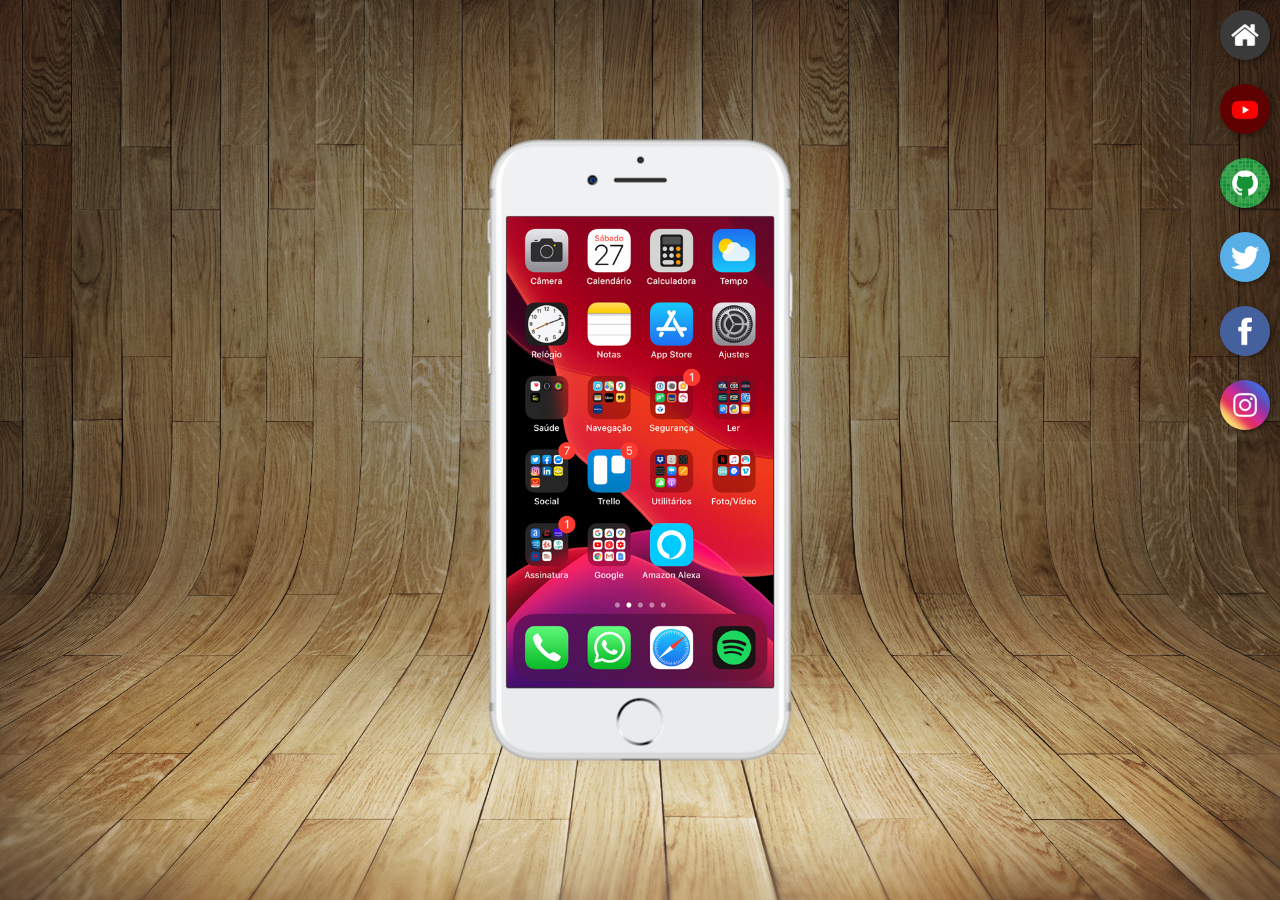
<file: index.html>
<!DOCTYPE html>
<html lang="pt-br">
<head>
    <meta charset="UTF-8">
    <meta http-equiv="X-UA-Compatible" content="IE=edge">
    <meta name="viewport" content="width=device-width, initial-scale=1.0">
    <link rel="shortcut icon" href="favicon.ico" type="image/x-icon"> 
    <link rel="stylesheet" href="estilos/style.css">
    <title>Projeto Redes Sociais</title>
</head>
<body>
    <main>
        <section id="telefone">
            <iframe src="home.html" name="tela" id="tela" frameborder="0"></iframe>
        </section>
        <section id="botoes">
            <a href="home.html" target="tela"><img src="imagens/logo-home.jpg" alt=""></a> <br>
            <a href="youtube.html" target="tela"><img src="imagens/logo-youtube.jpg" alt=""></a> <br>
            <a href="github.html" target="tela"><img src="imagens/logo-github.jpg" alt=""></a> <br>
            <a href="twitter.html" target="tela"><img src="imagens/logo-twitter.jpg" alt=""></a> <br>
            <a href="facebook.html" target="tela"><img src="imagens/logo-facebook.jpg" alt=""></a> <br>
            <a href="instagram.html" target="tela"><img src="imagens/logo-instagram.jpg" alt=""></a> <br>
        </section>
    </main>
</body>
</html>
</file>
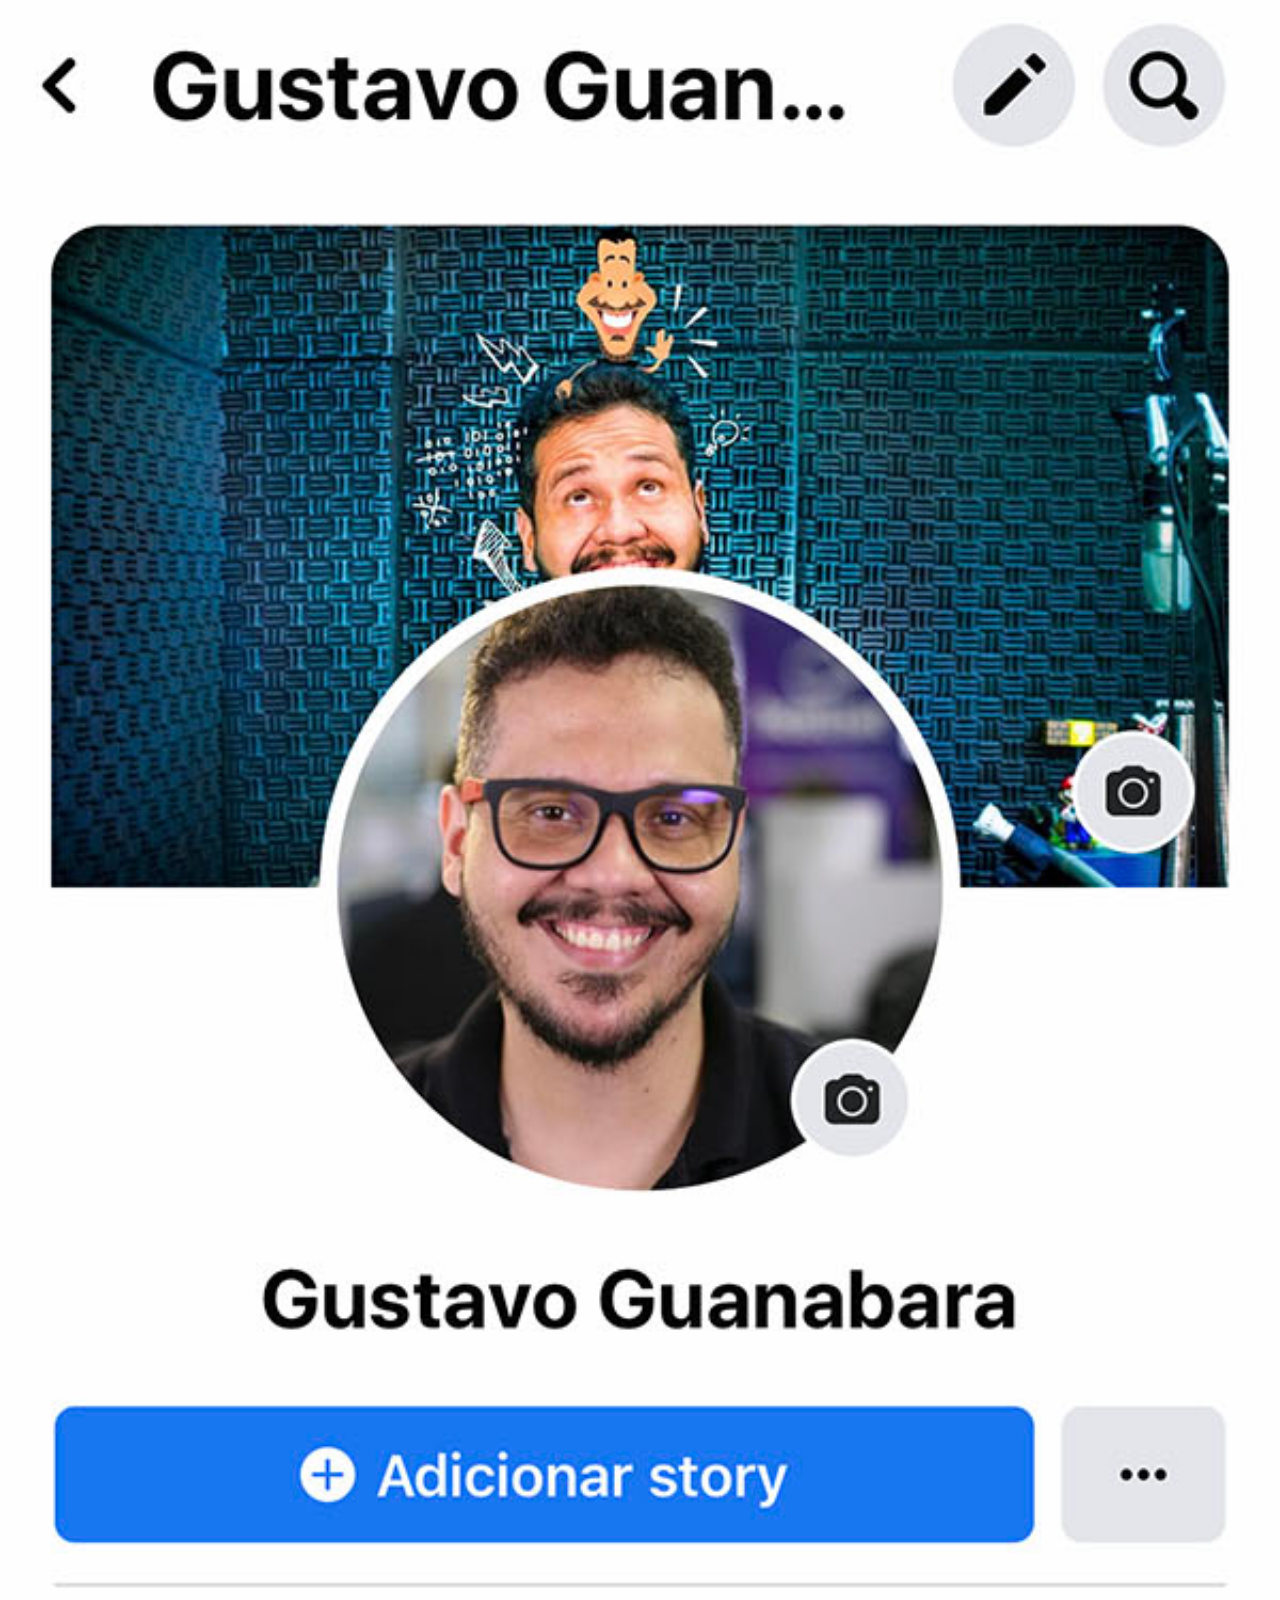
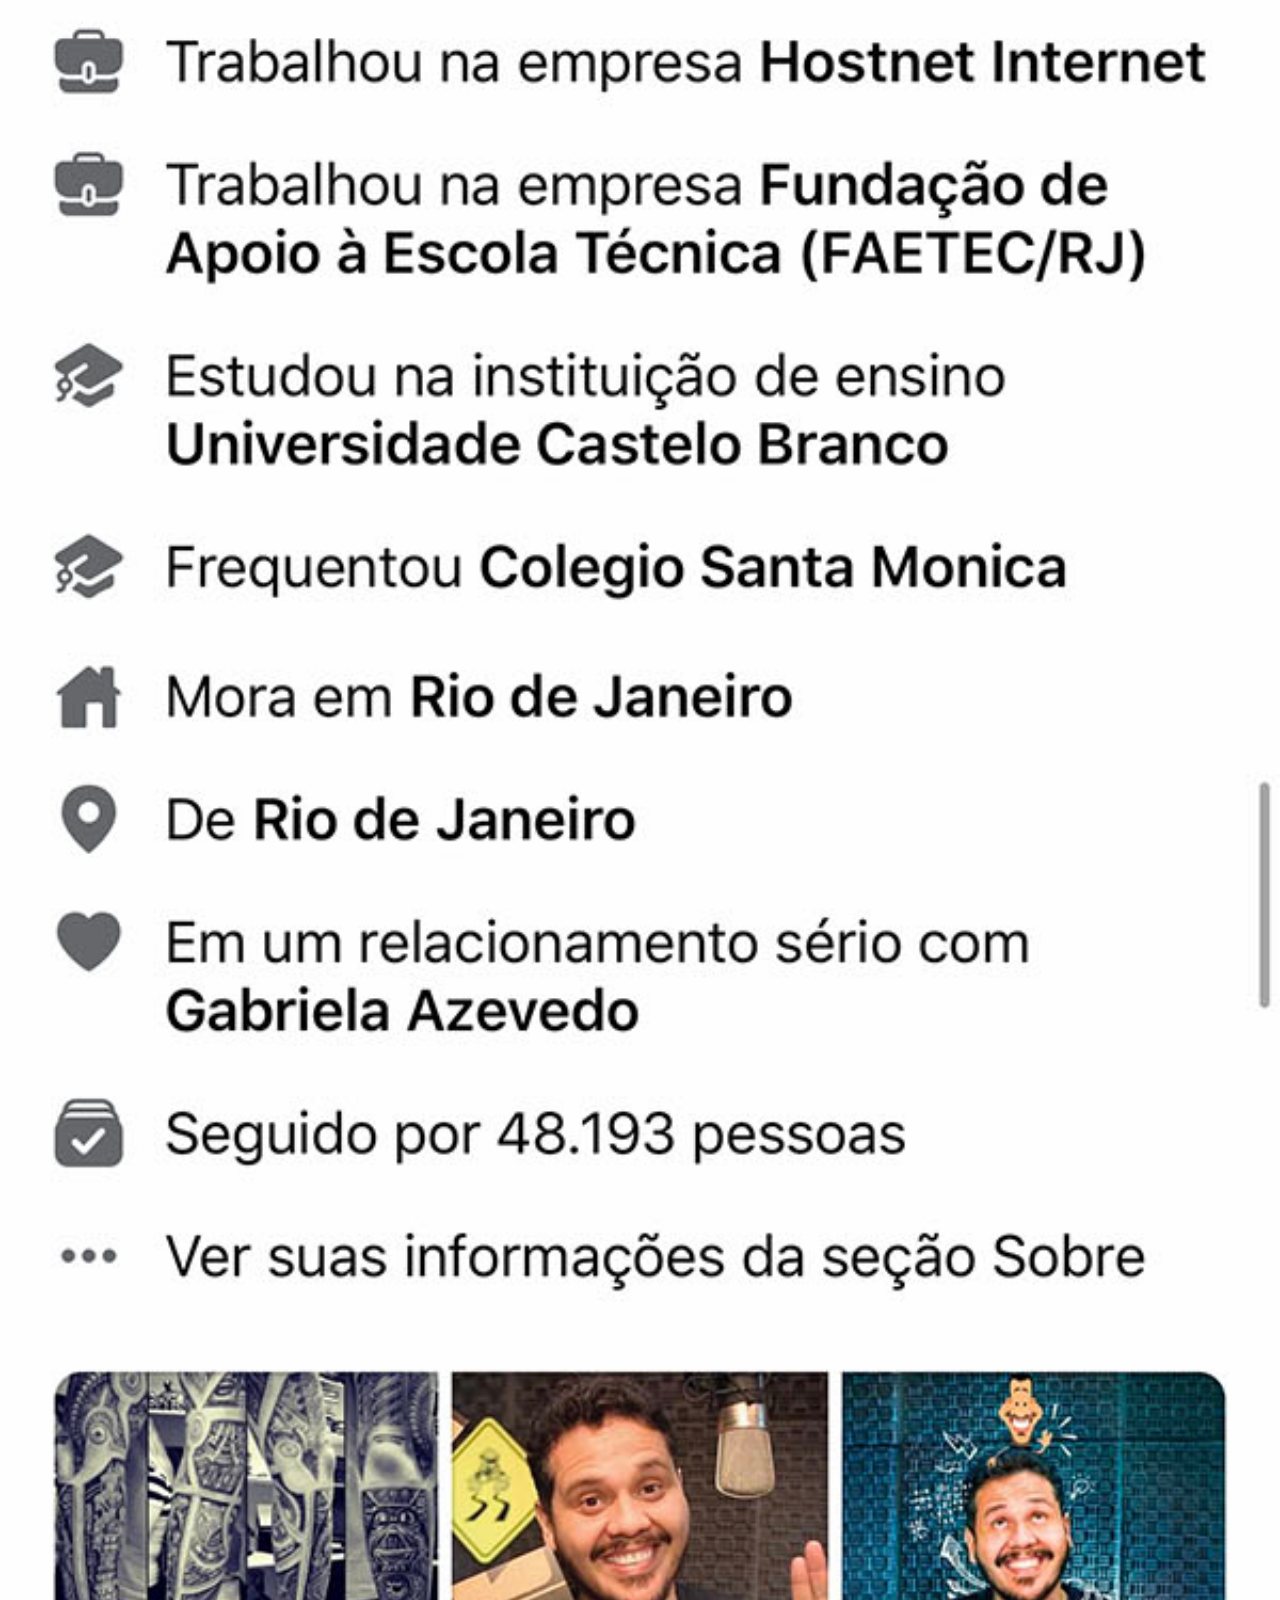
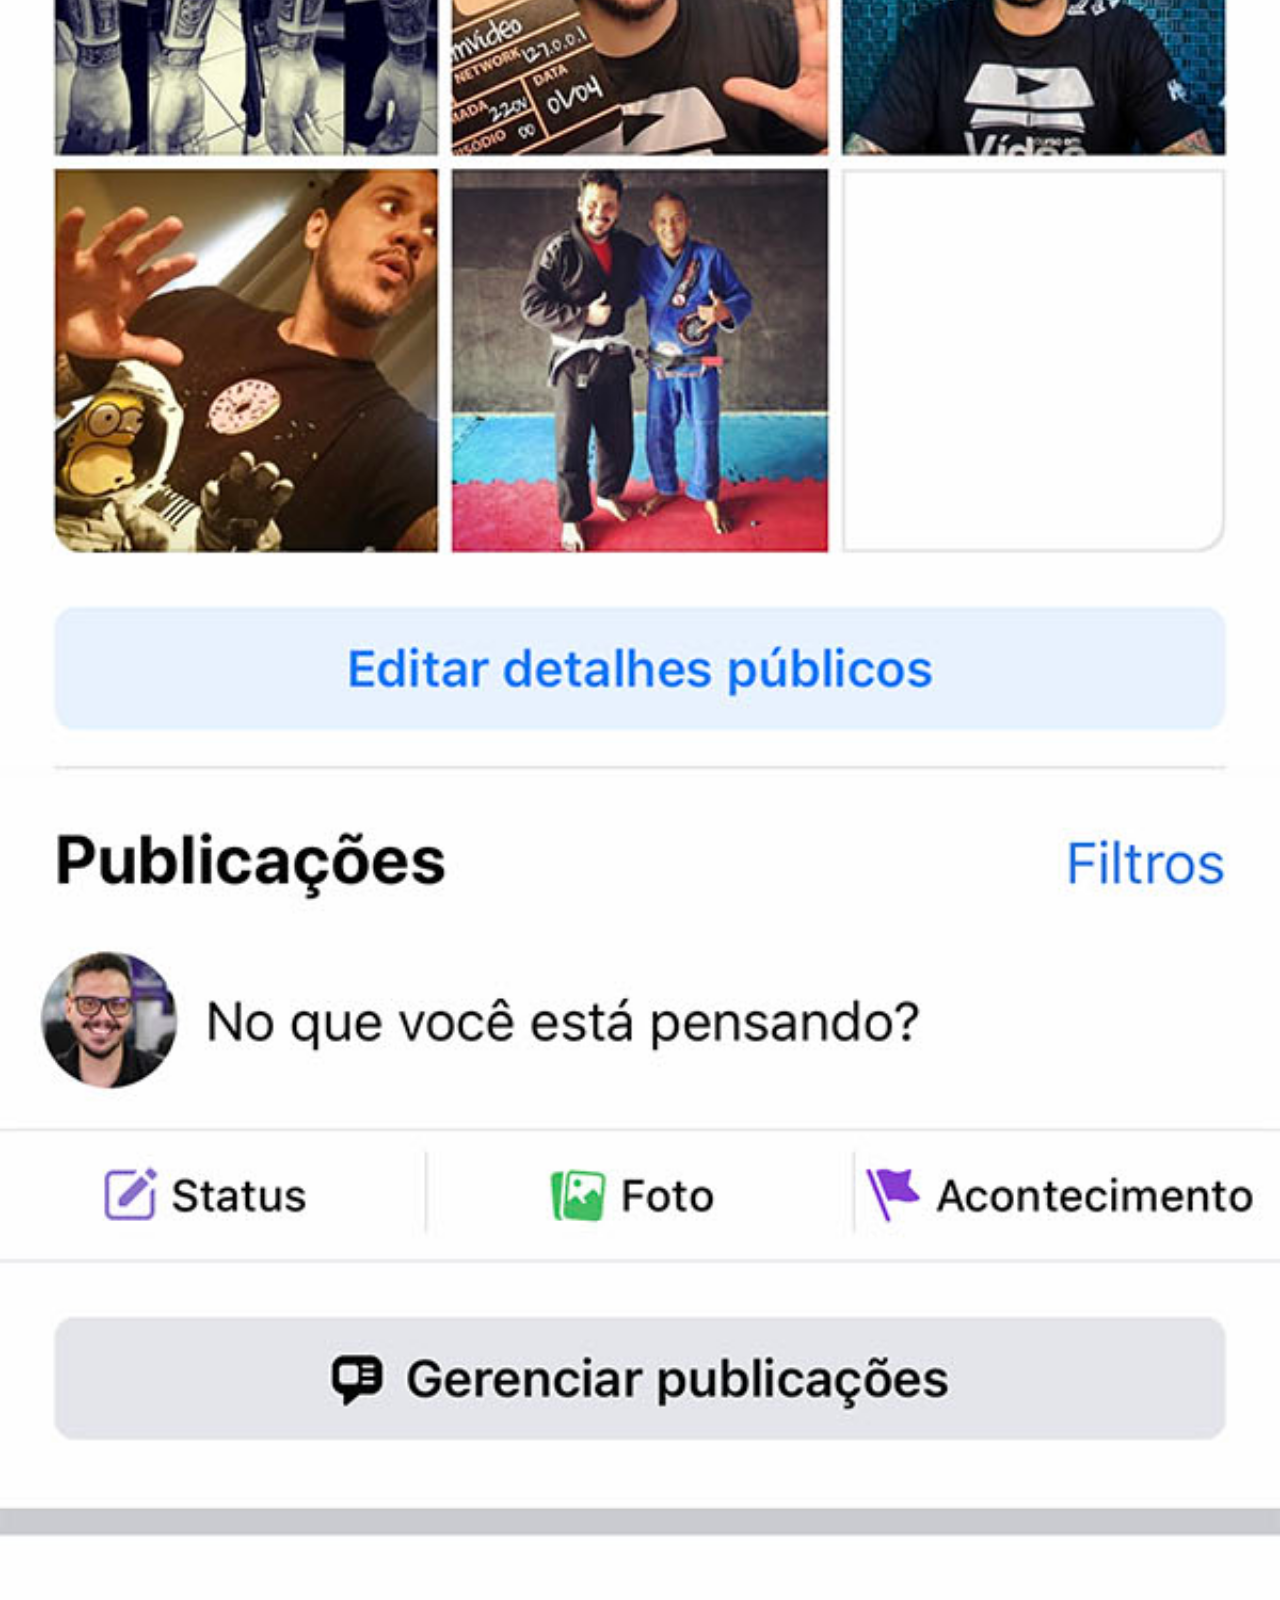
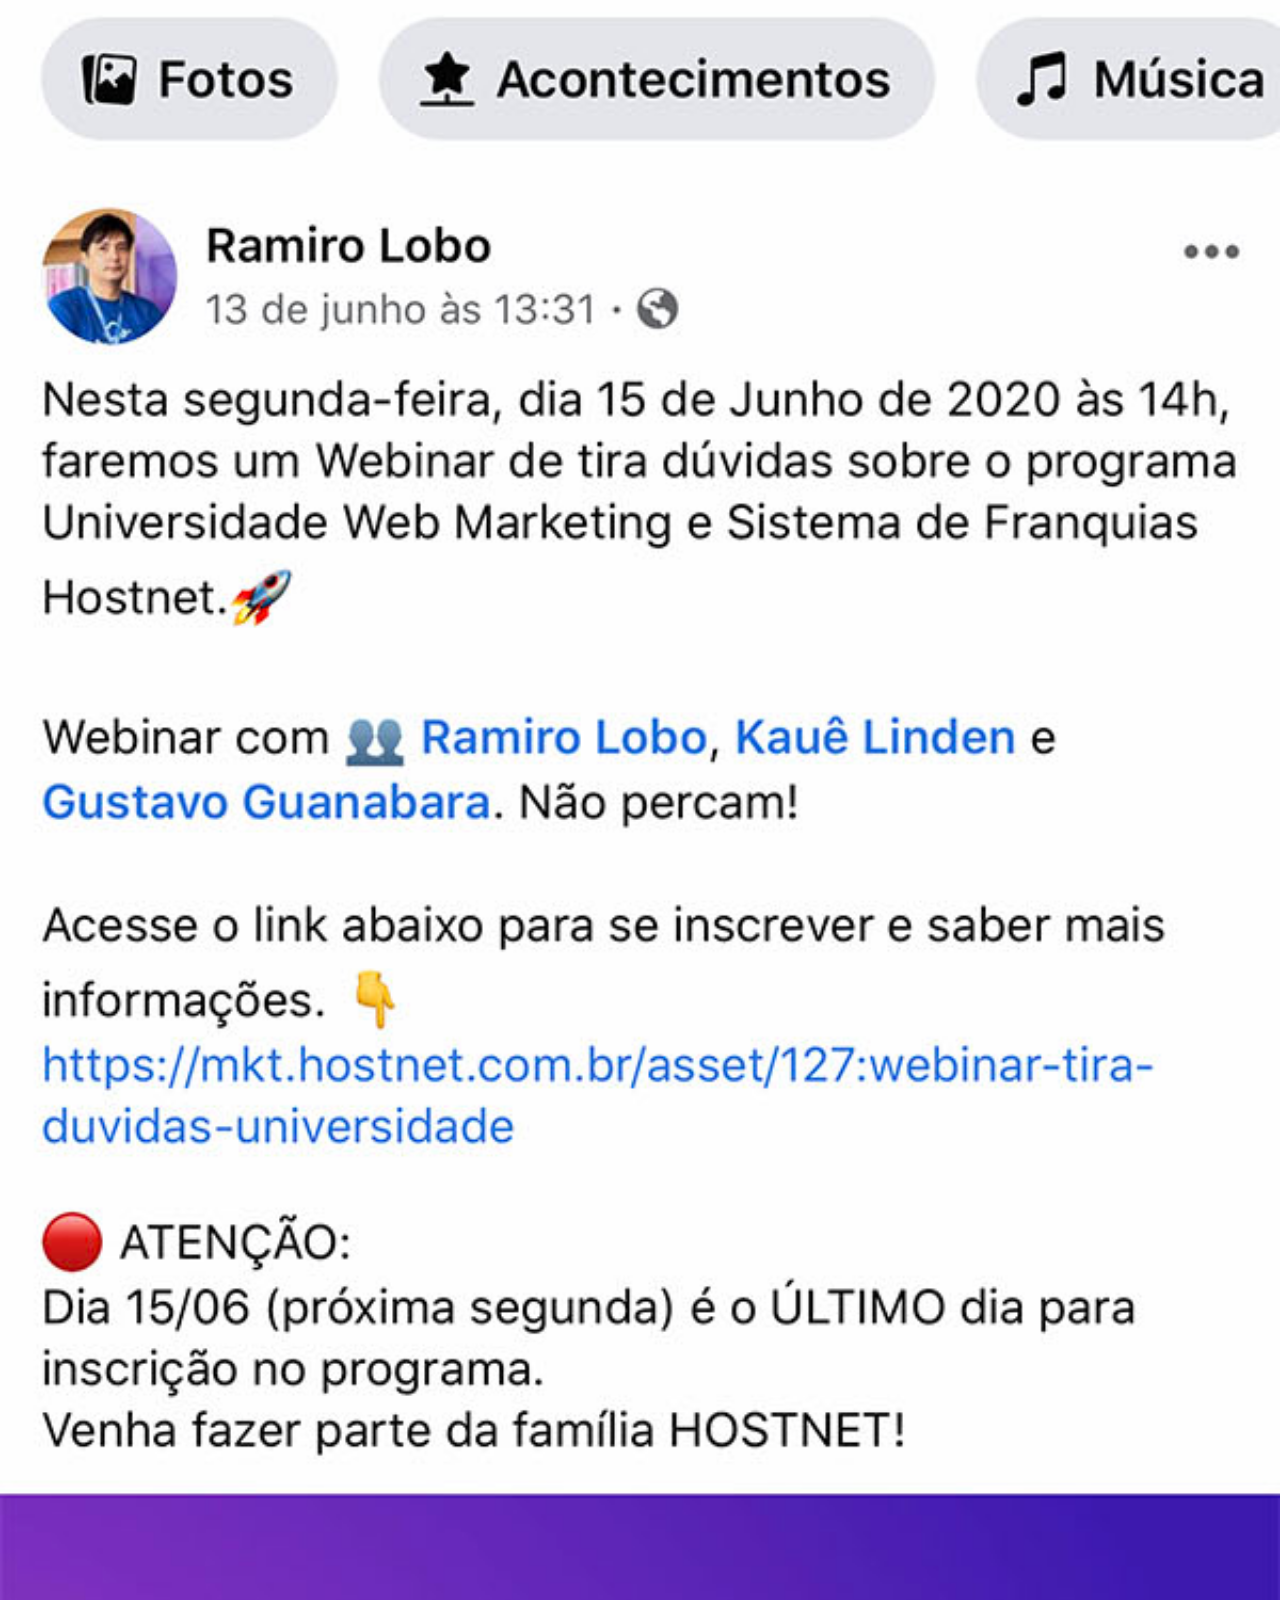
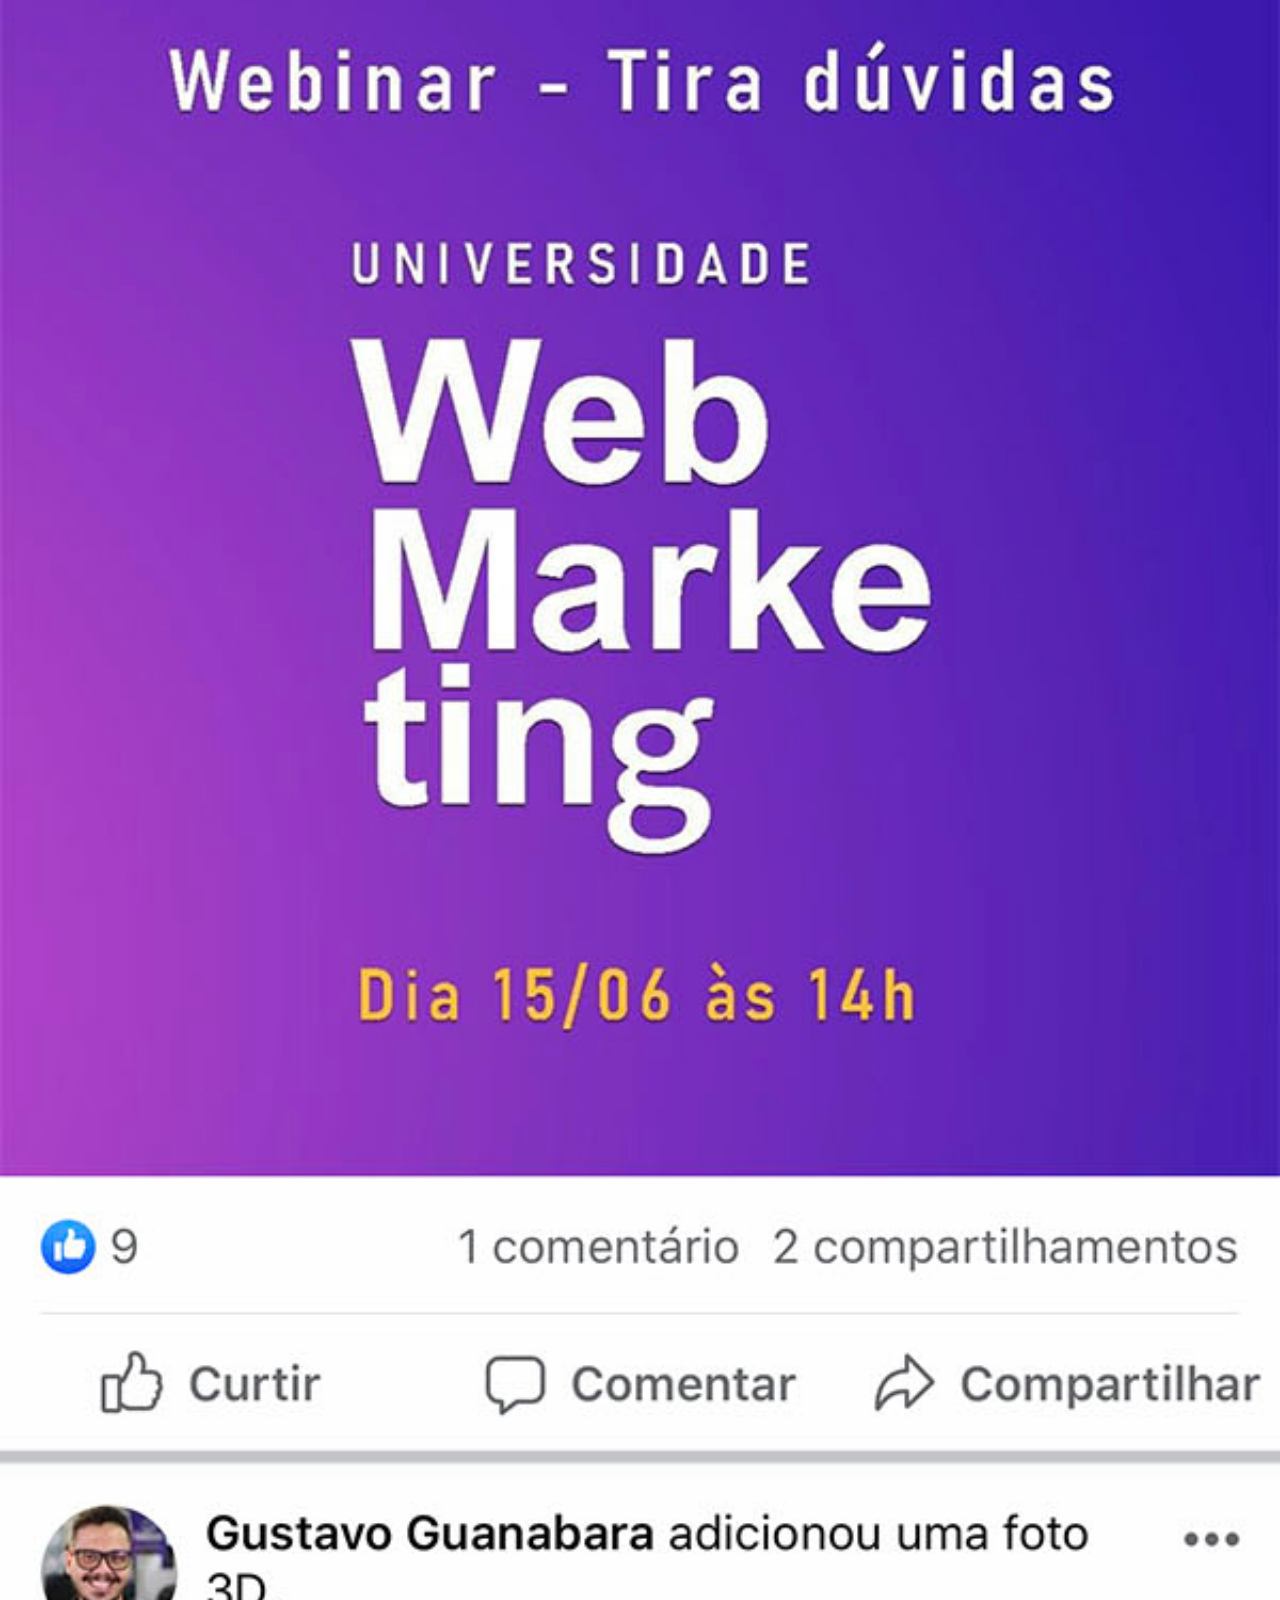
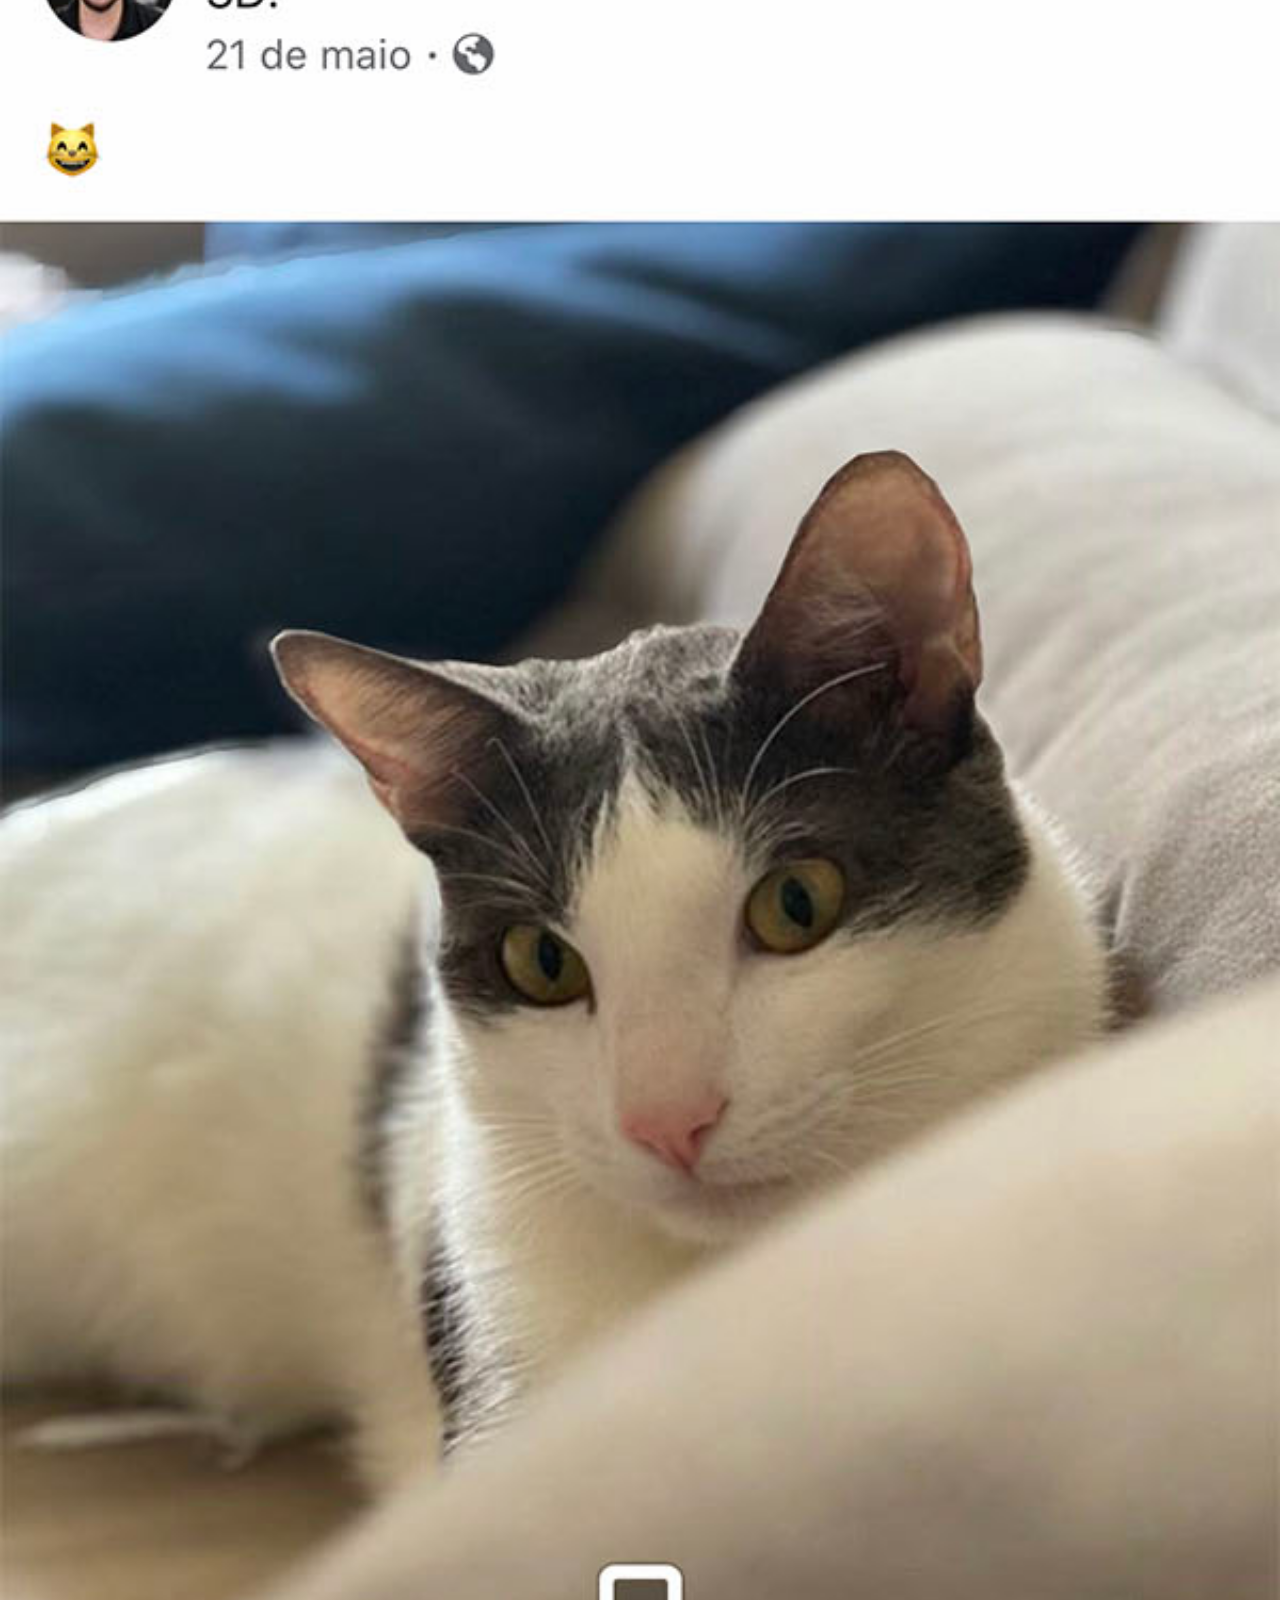
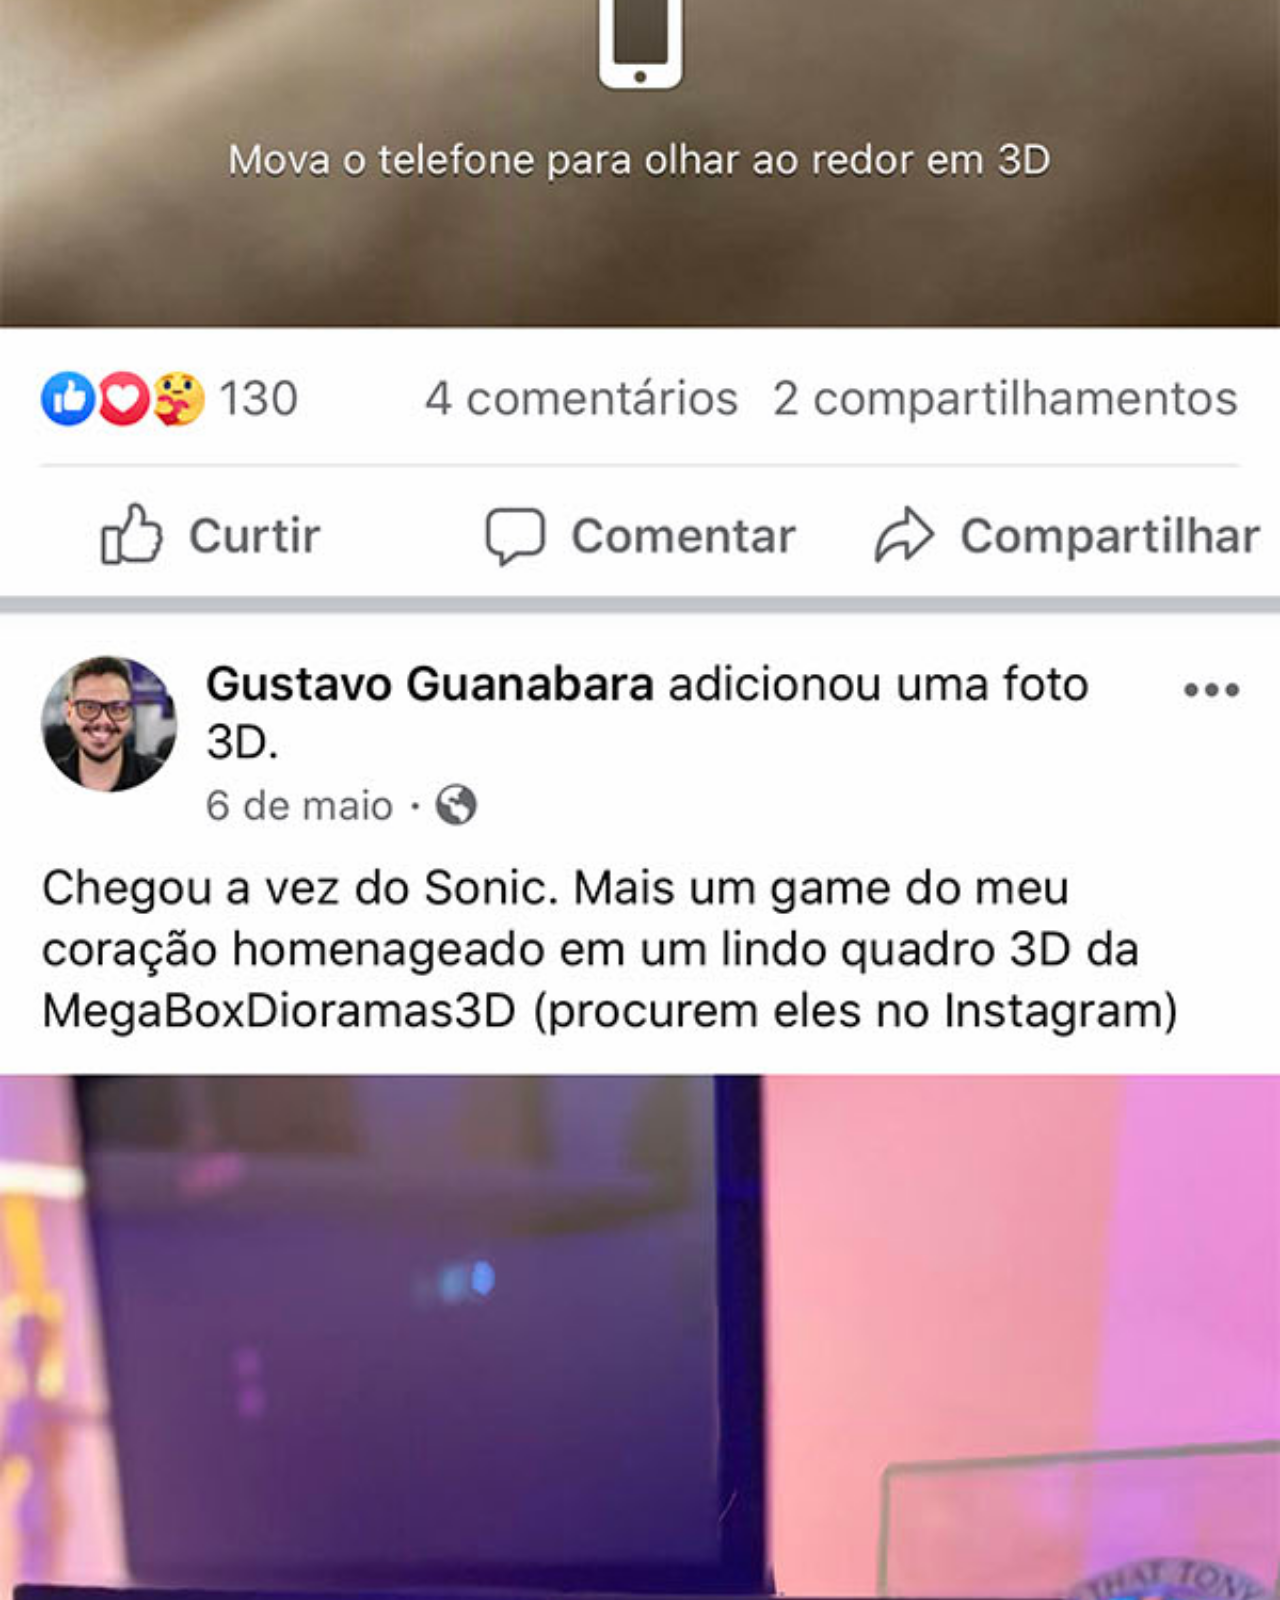
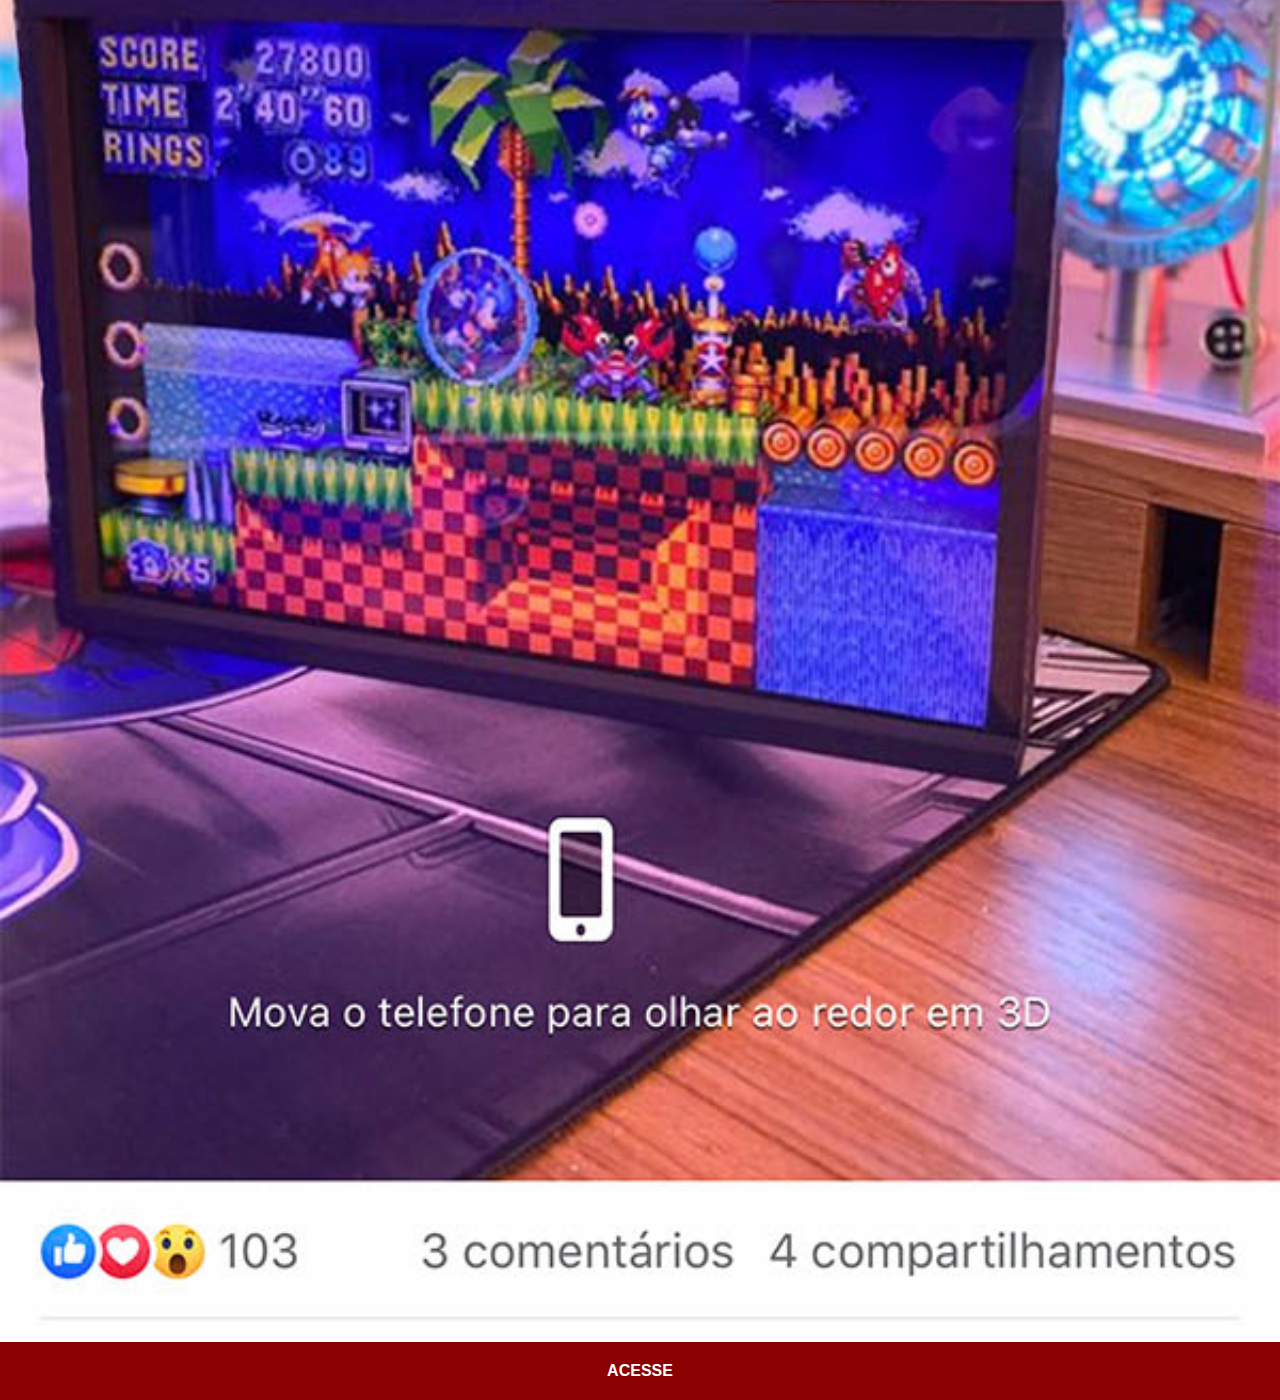
<file: facebook.html>
<!DOCTYPE html>
<html lang="pt-br">
<head>
    <meta charset="UTF-8">
    <meta http-equiv="X-UA-Compatible" content="IE=edge">
    <meta name="viewport" content="width=device-width, initial-scale=1.0">
    <link rel="stylesheet" href="estilos/style2.css">
    <title>Facebook</title>
</head>
<body>
    <img src="imagens/tela-facebook.jpg" alt="Youtube">
    <a href="https://pt-br.facebook.com/gustavoguanabara/" target="_blank">ACESSE</a>
</body>
</html>
</file>
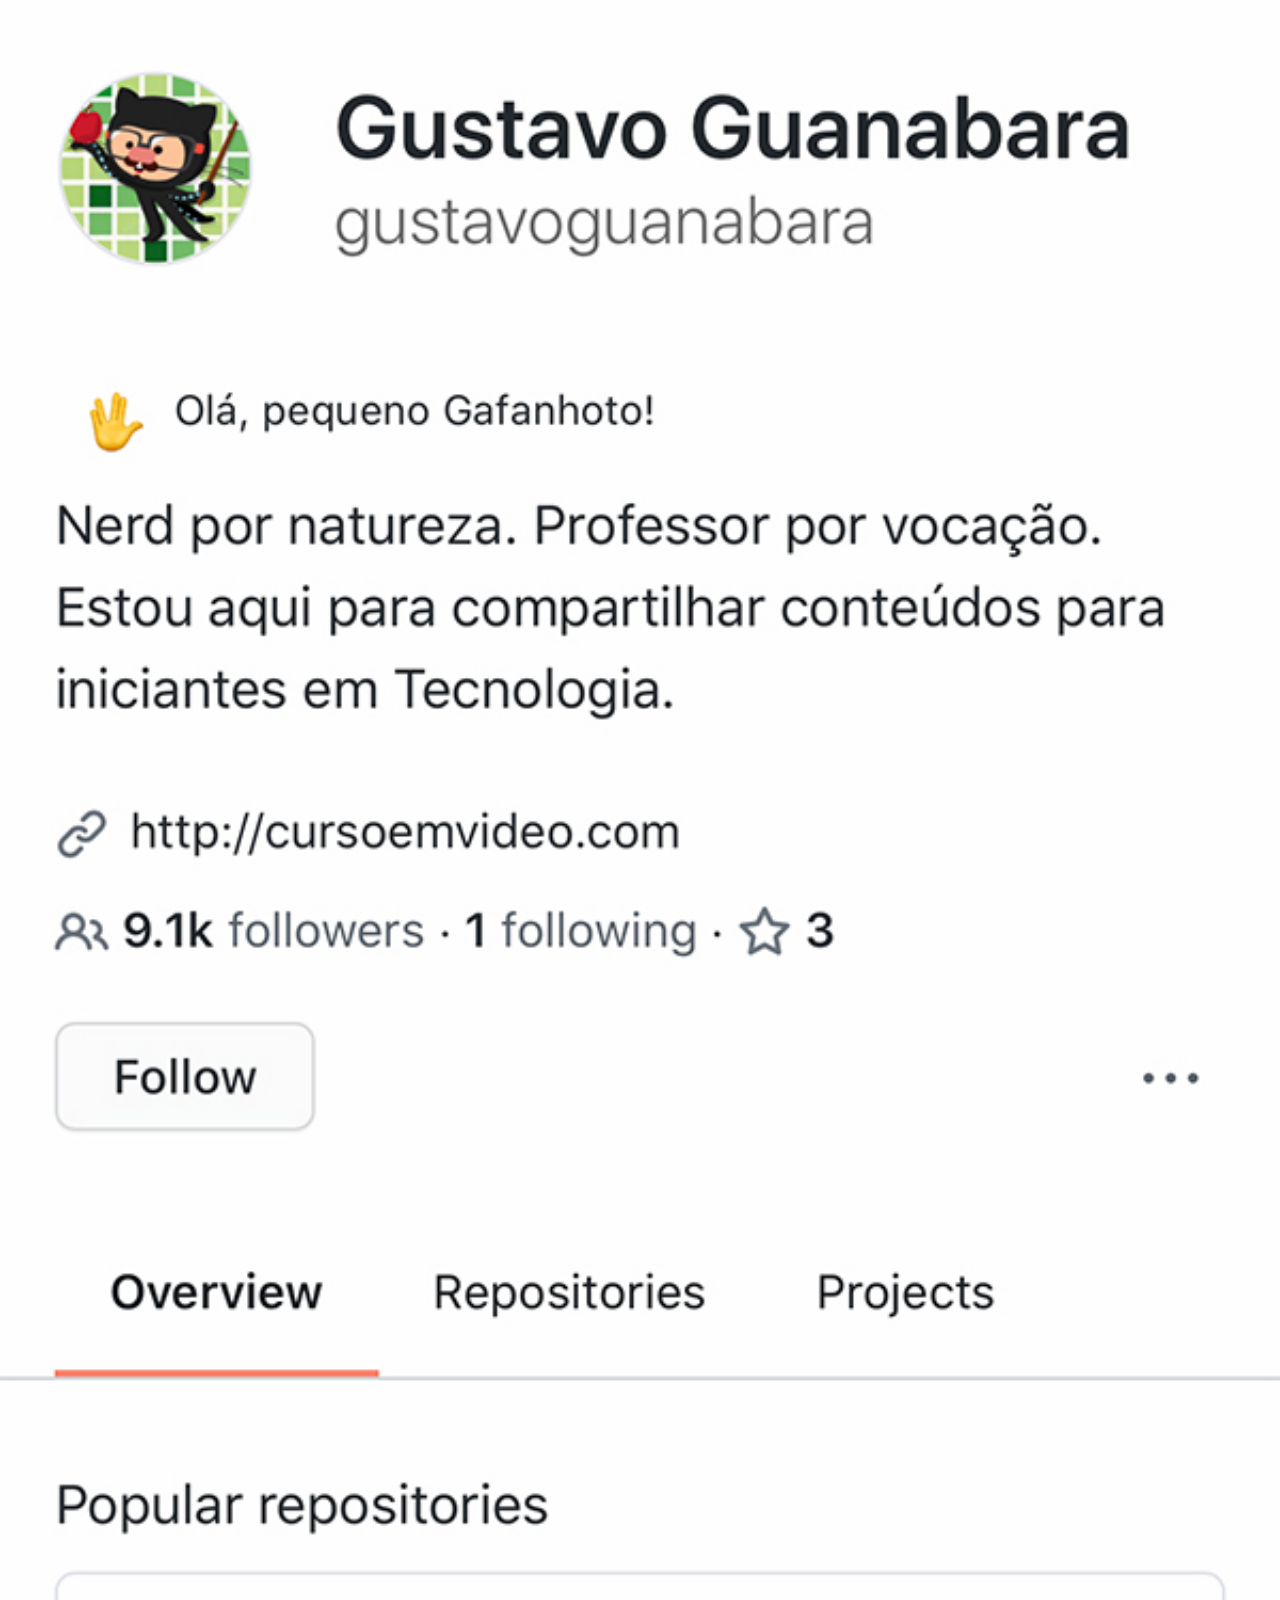
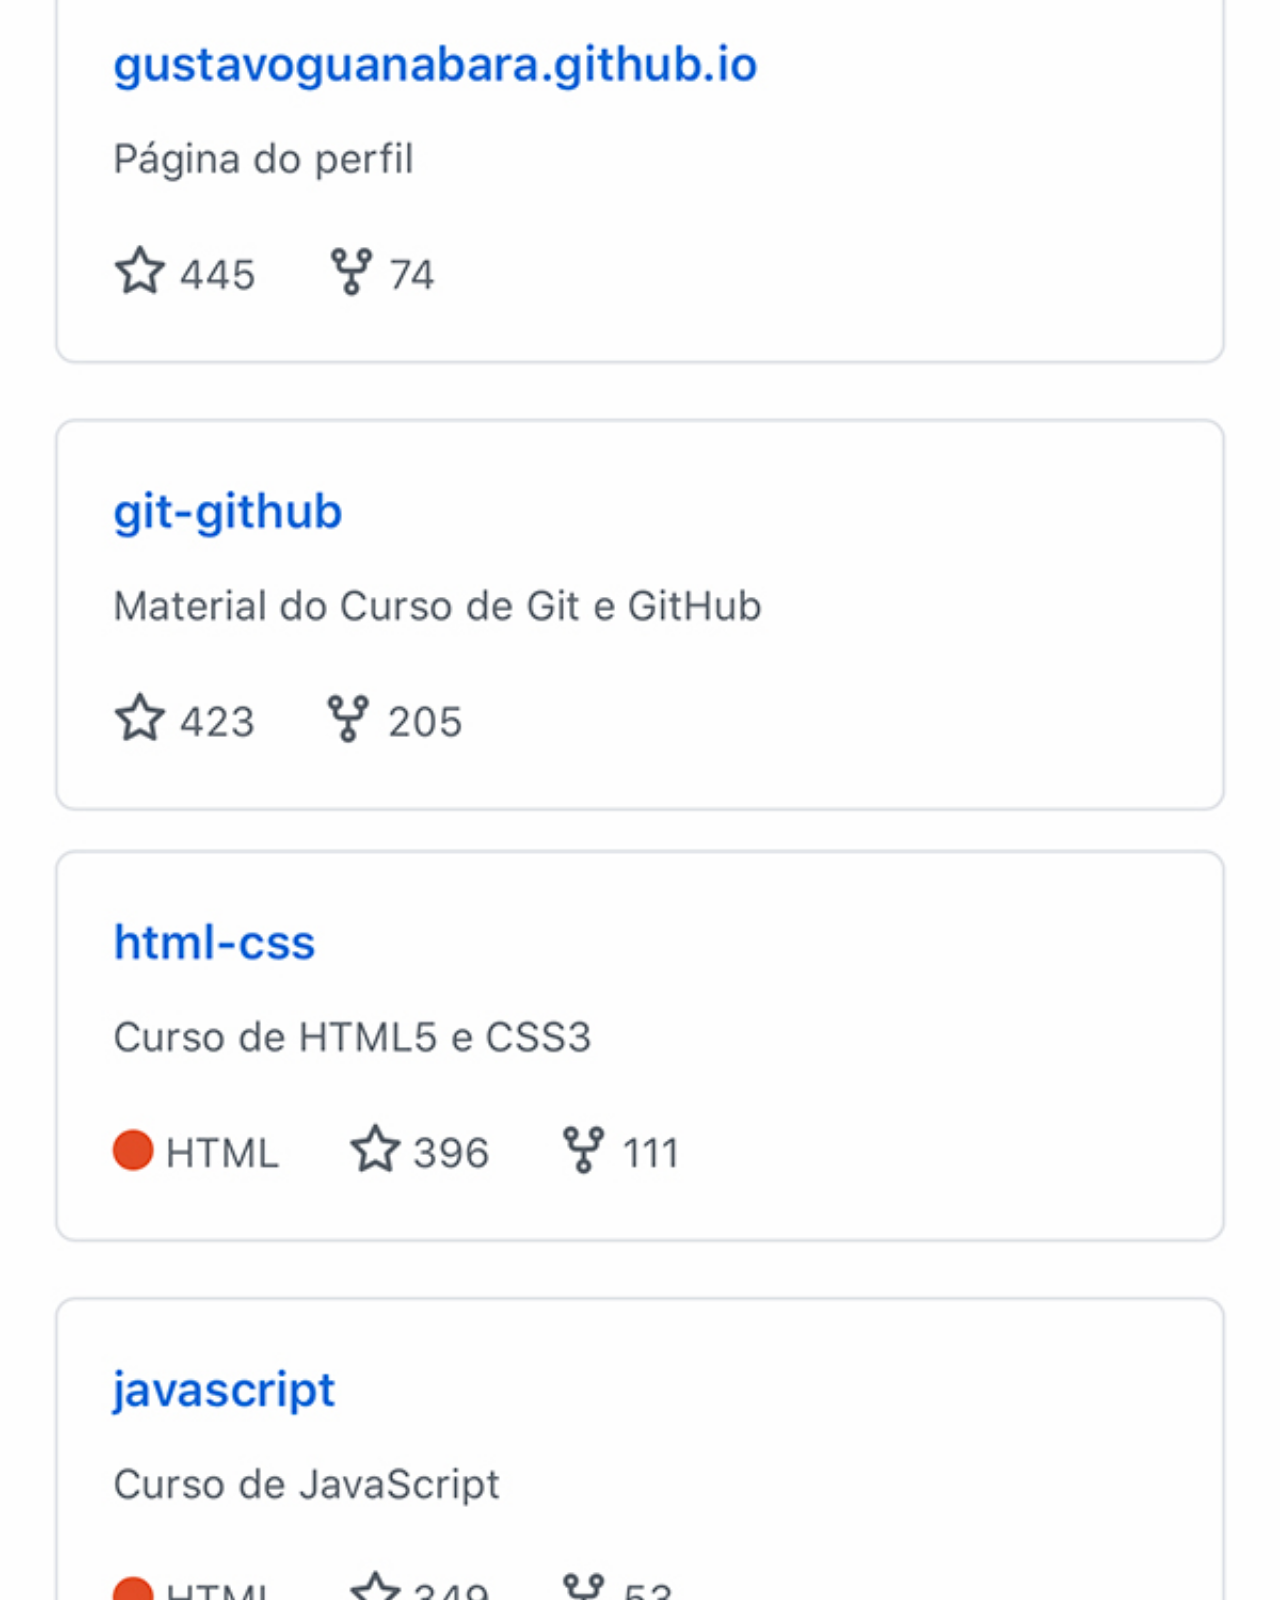
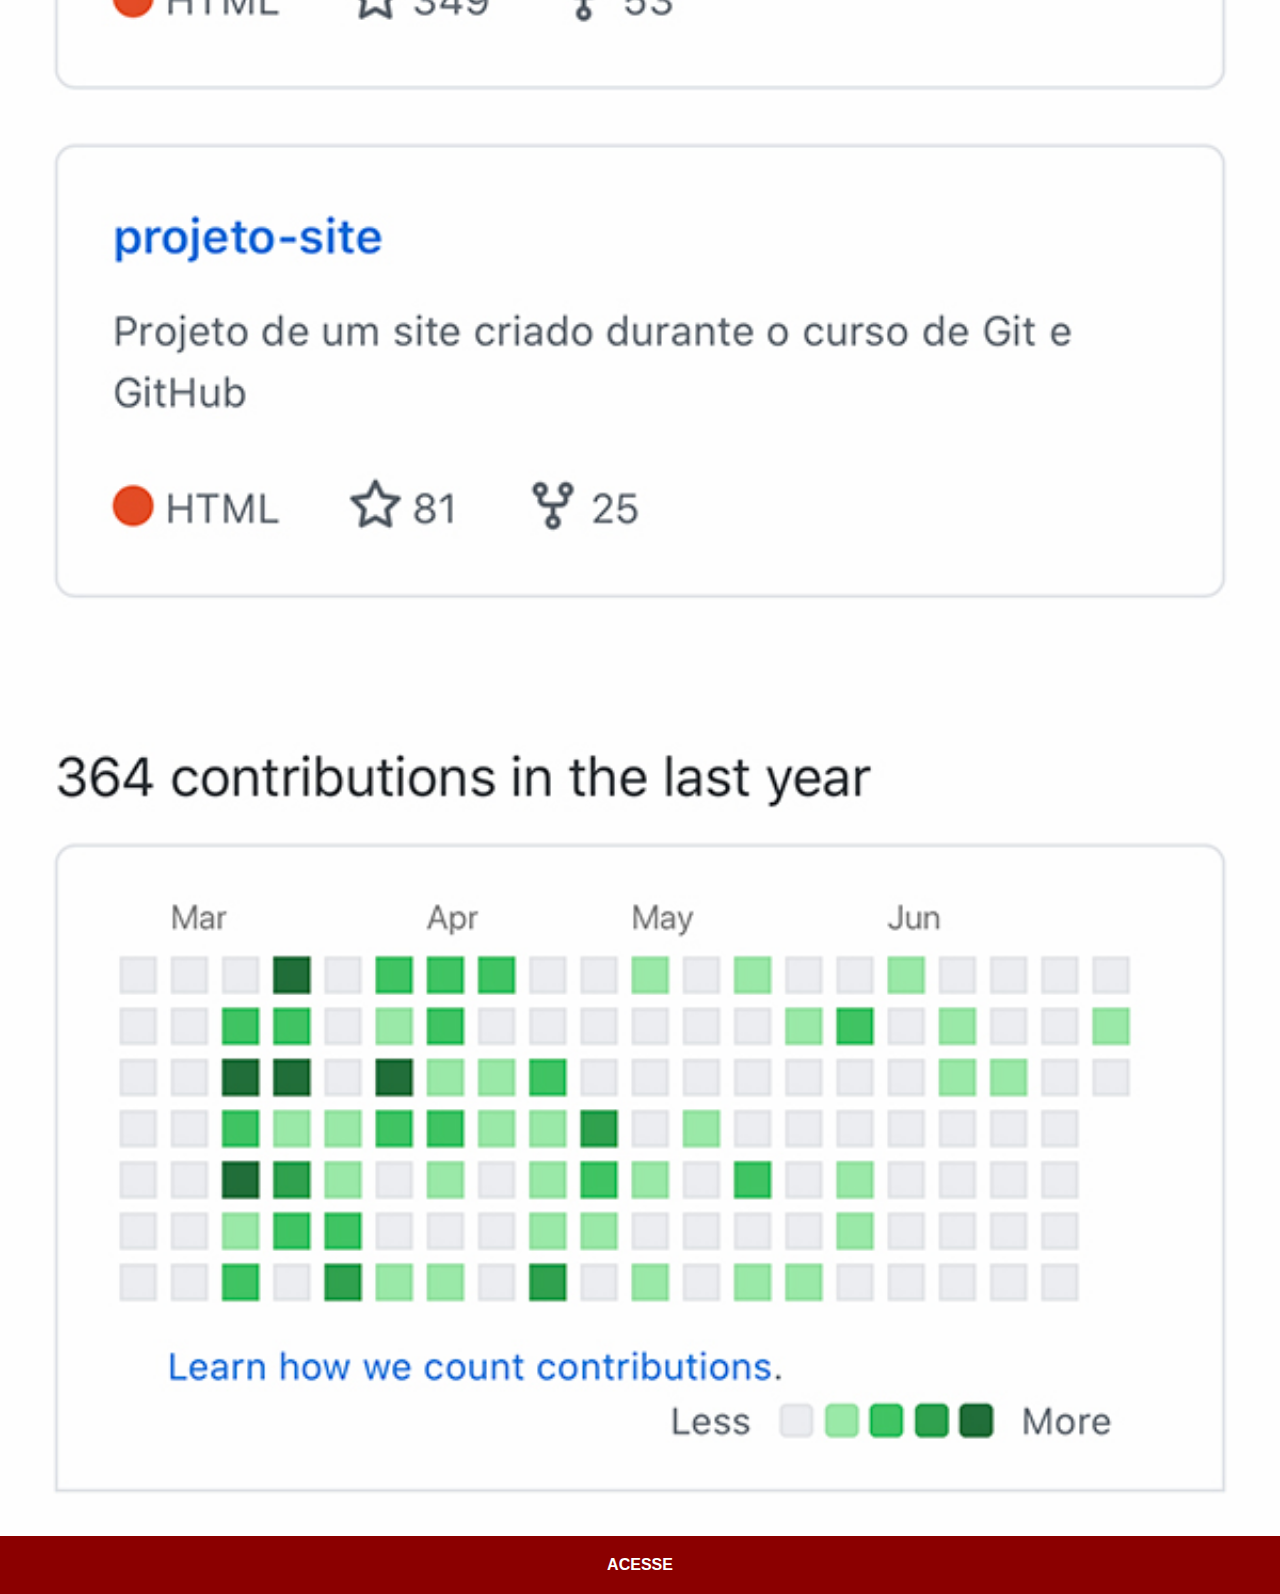
<file: github.html>
<!DOCTYPE html>
<html lang="pt-br">
<head>
    <meta charset="UTF-8">
    <meta http-equiv="X-UA-Compatible" content="IE=edge">
    <meta name="viewport" content="width=device-width, initial-scale=1.0">
    <link rel="stylesheet" href="estilos/style2.css">
    <title>Github</title>
</head>
<body>
    <img src="imagens/tela-github.jpg" alt="Youtube">
    <a href="https://github.com/gustavoguanabara" target="_blank">ACESSE</a>
</body>
</html>
</file>
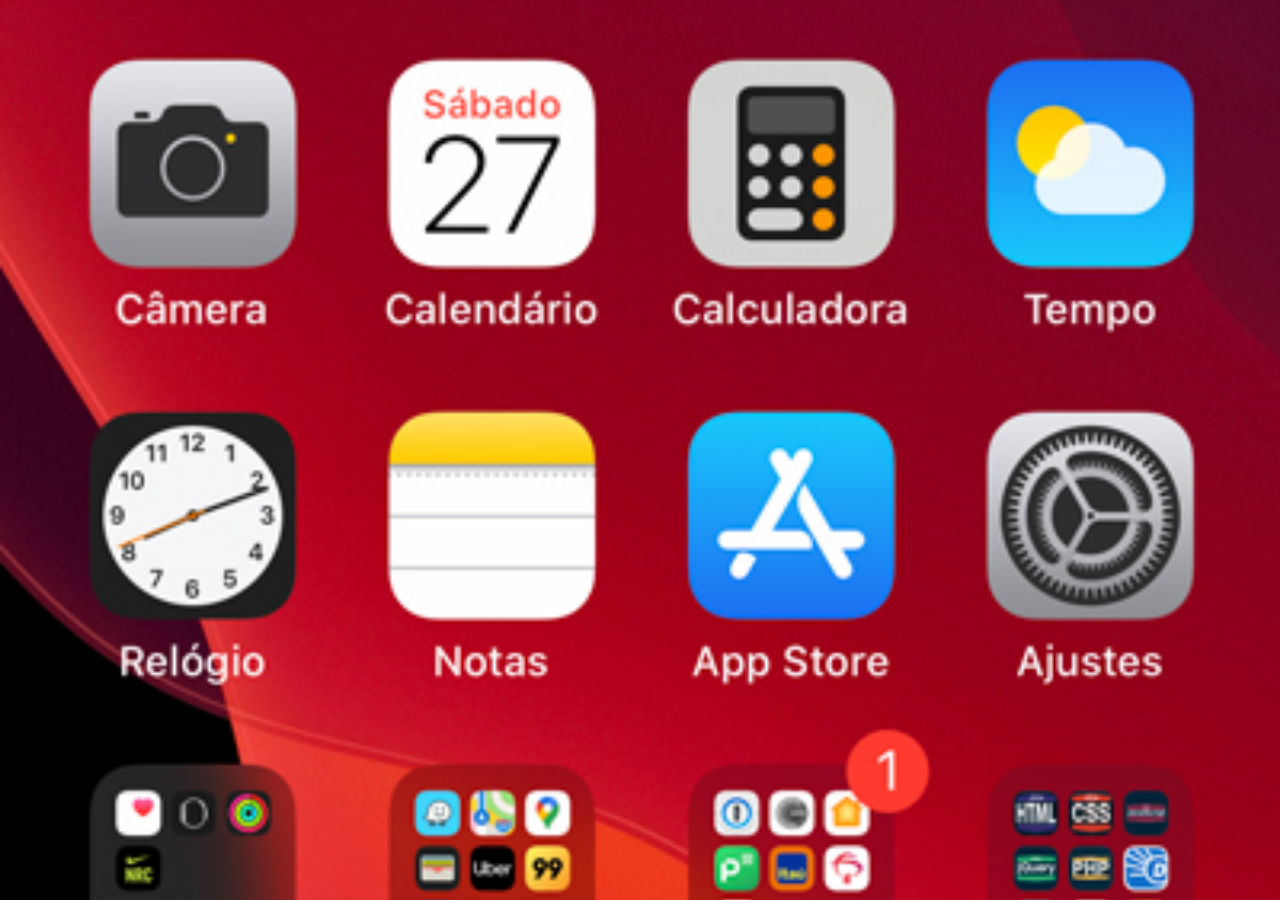
<file: home.html>
<!DOCTYPE html>
<html lang="pt-br">
<head>
    <meta charset="UTF-8">
    <meta http-equiv="X-UA-Compatible" content="IE=edge">
    <meta name="viewport" content="width=device-width, initial-scale=1.0">
    <title>Home</title>
</head>
<style>
    *{
        margin: 0px;
        padding: 0px;
    }
    
    body{
        width: 100vw;
        height: 100vh;
        background: black url('imagens/tela-home.jpg') no-repeat top center;
        background-size: cover;
    }
</style>
<body>
    
</body>
</html>
</file>
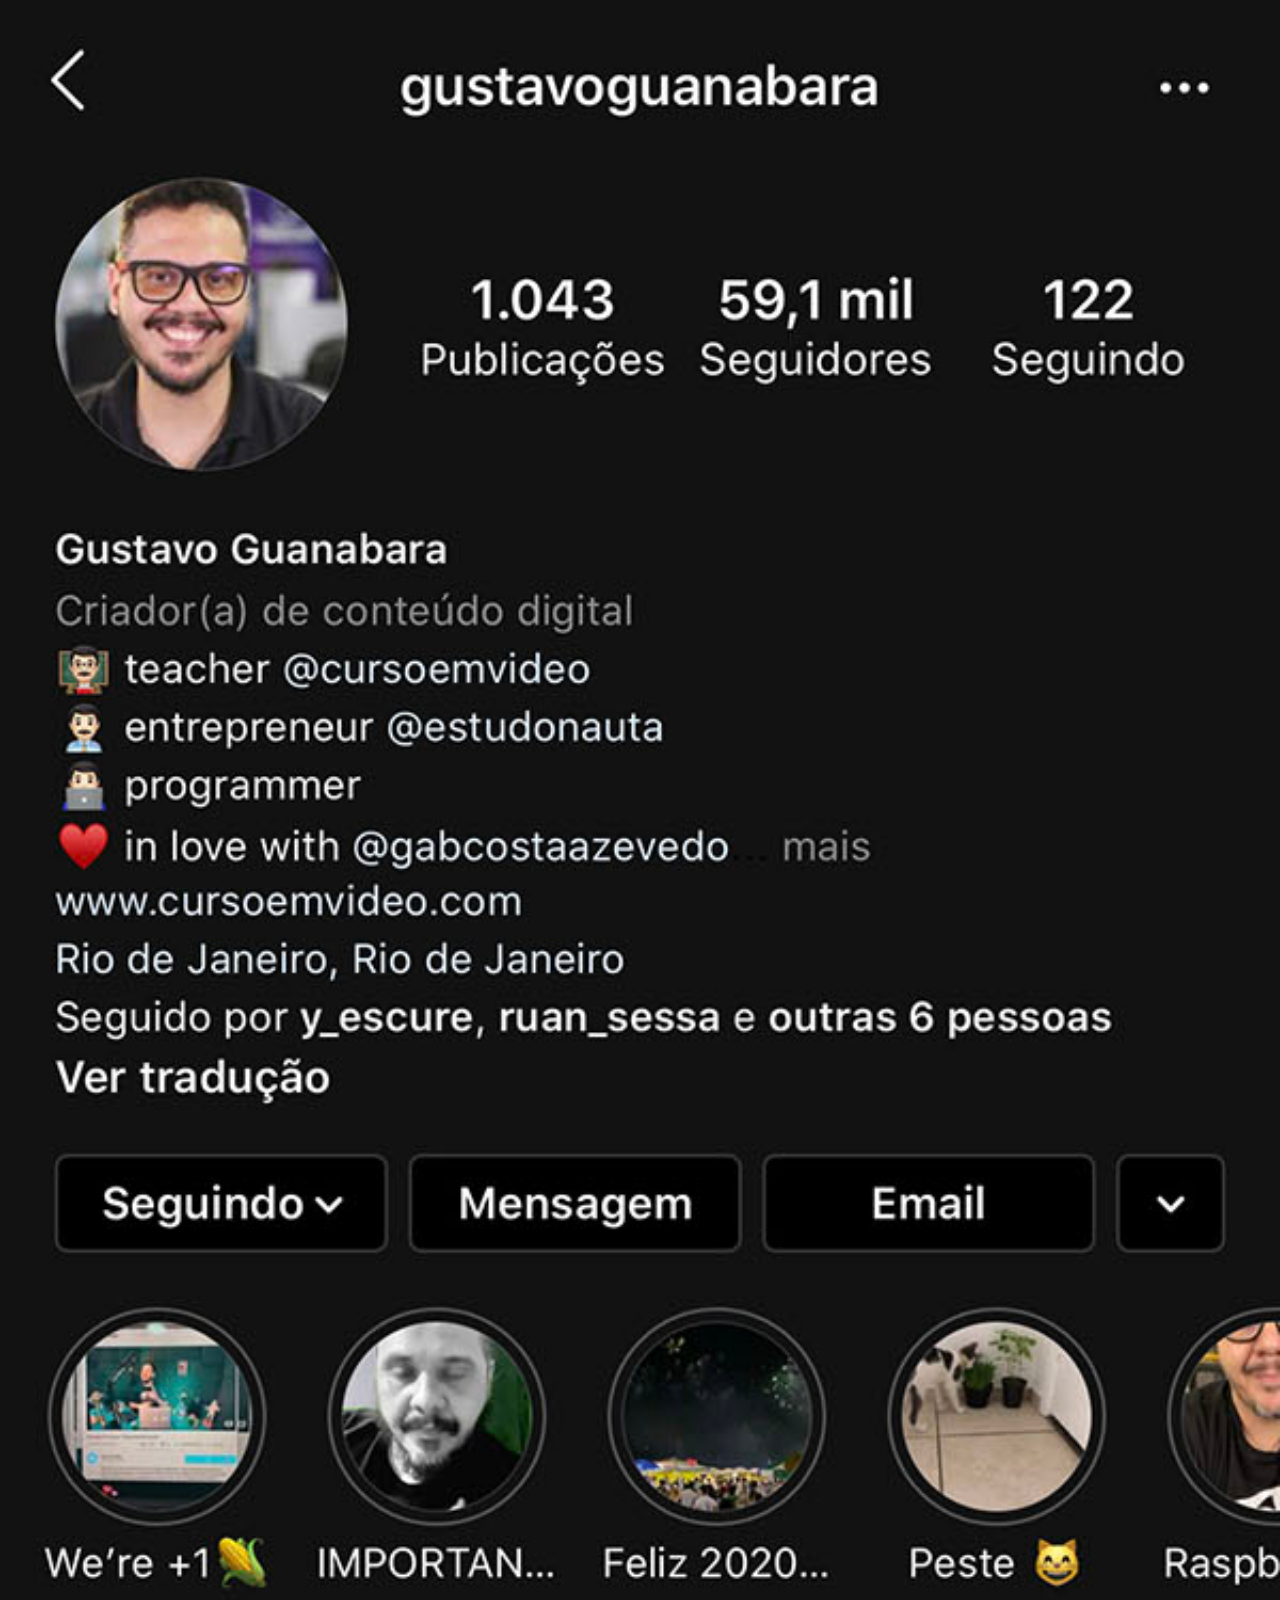
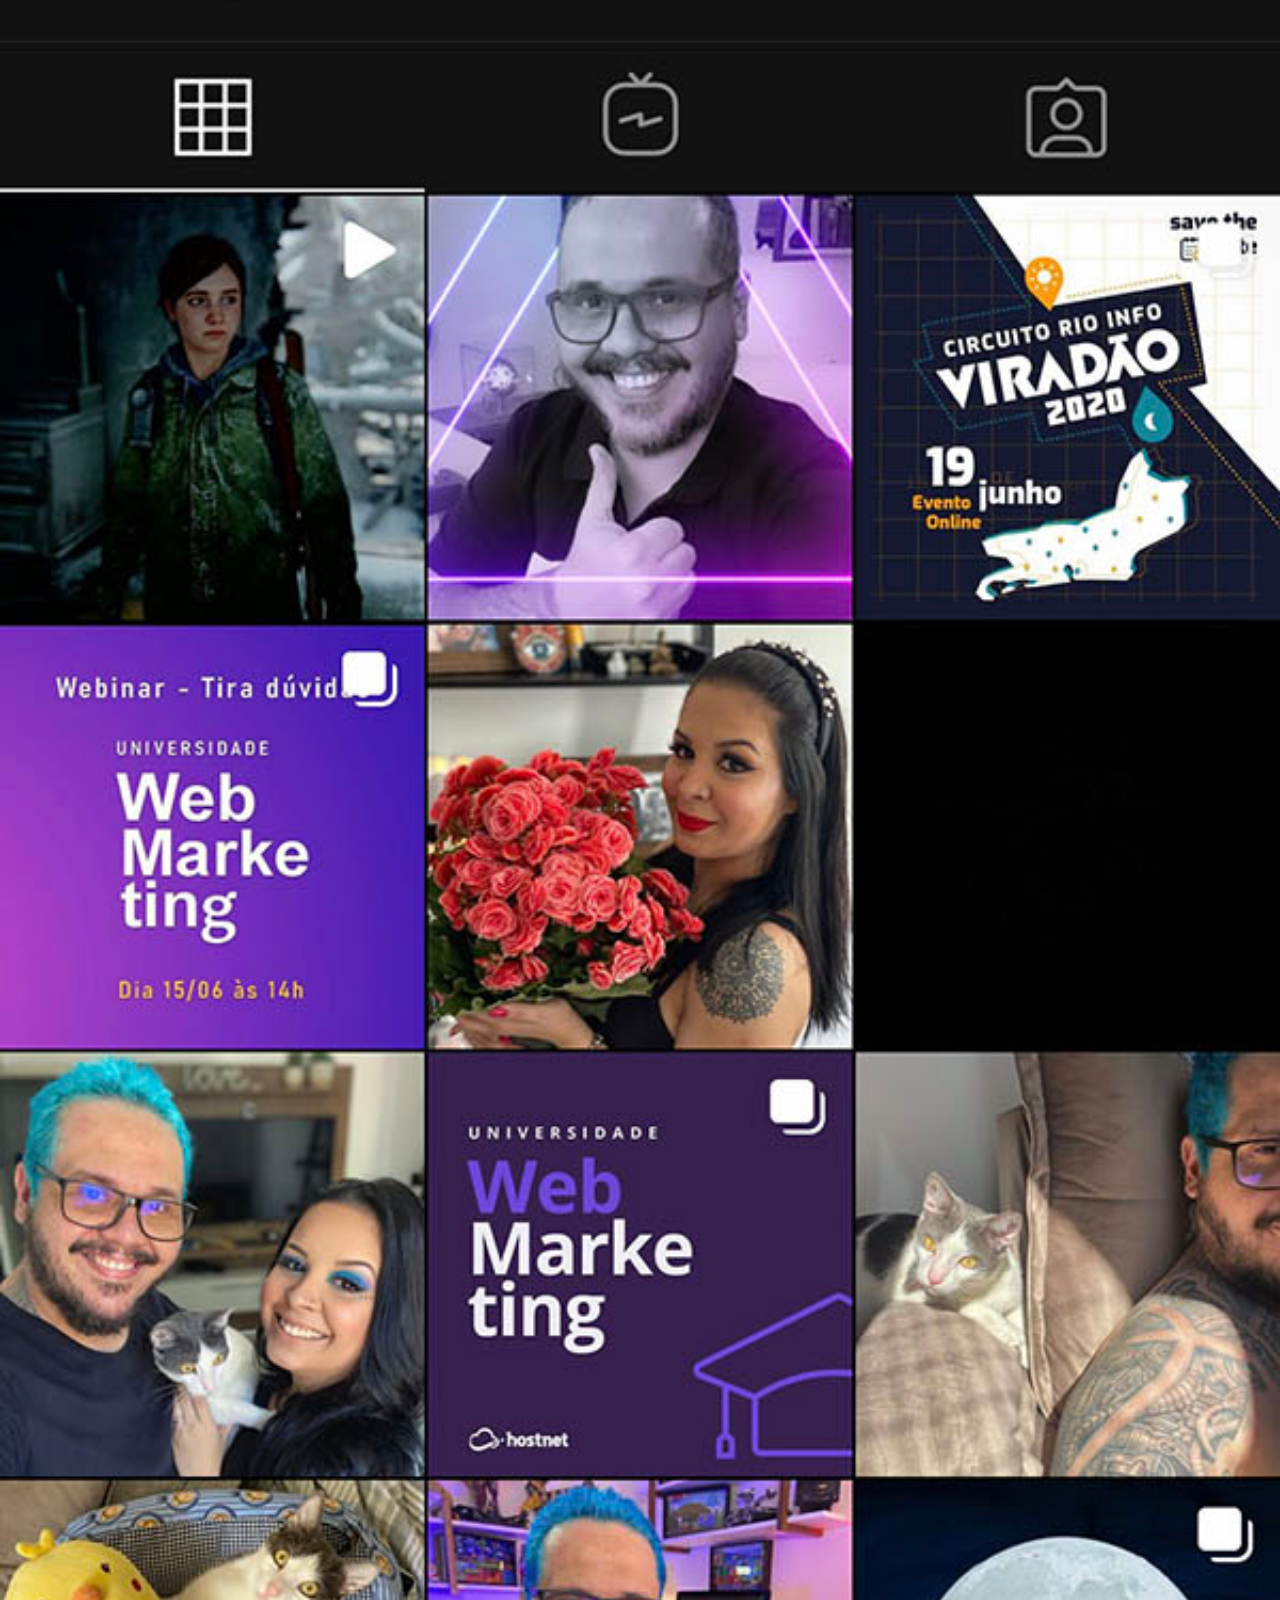
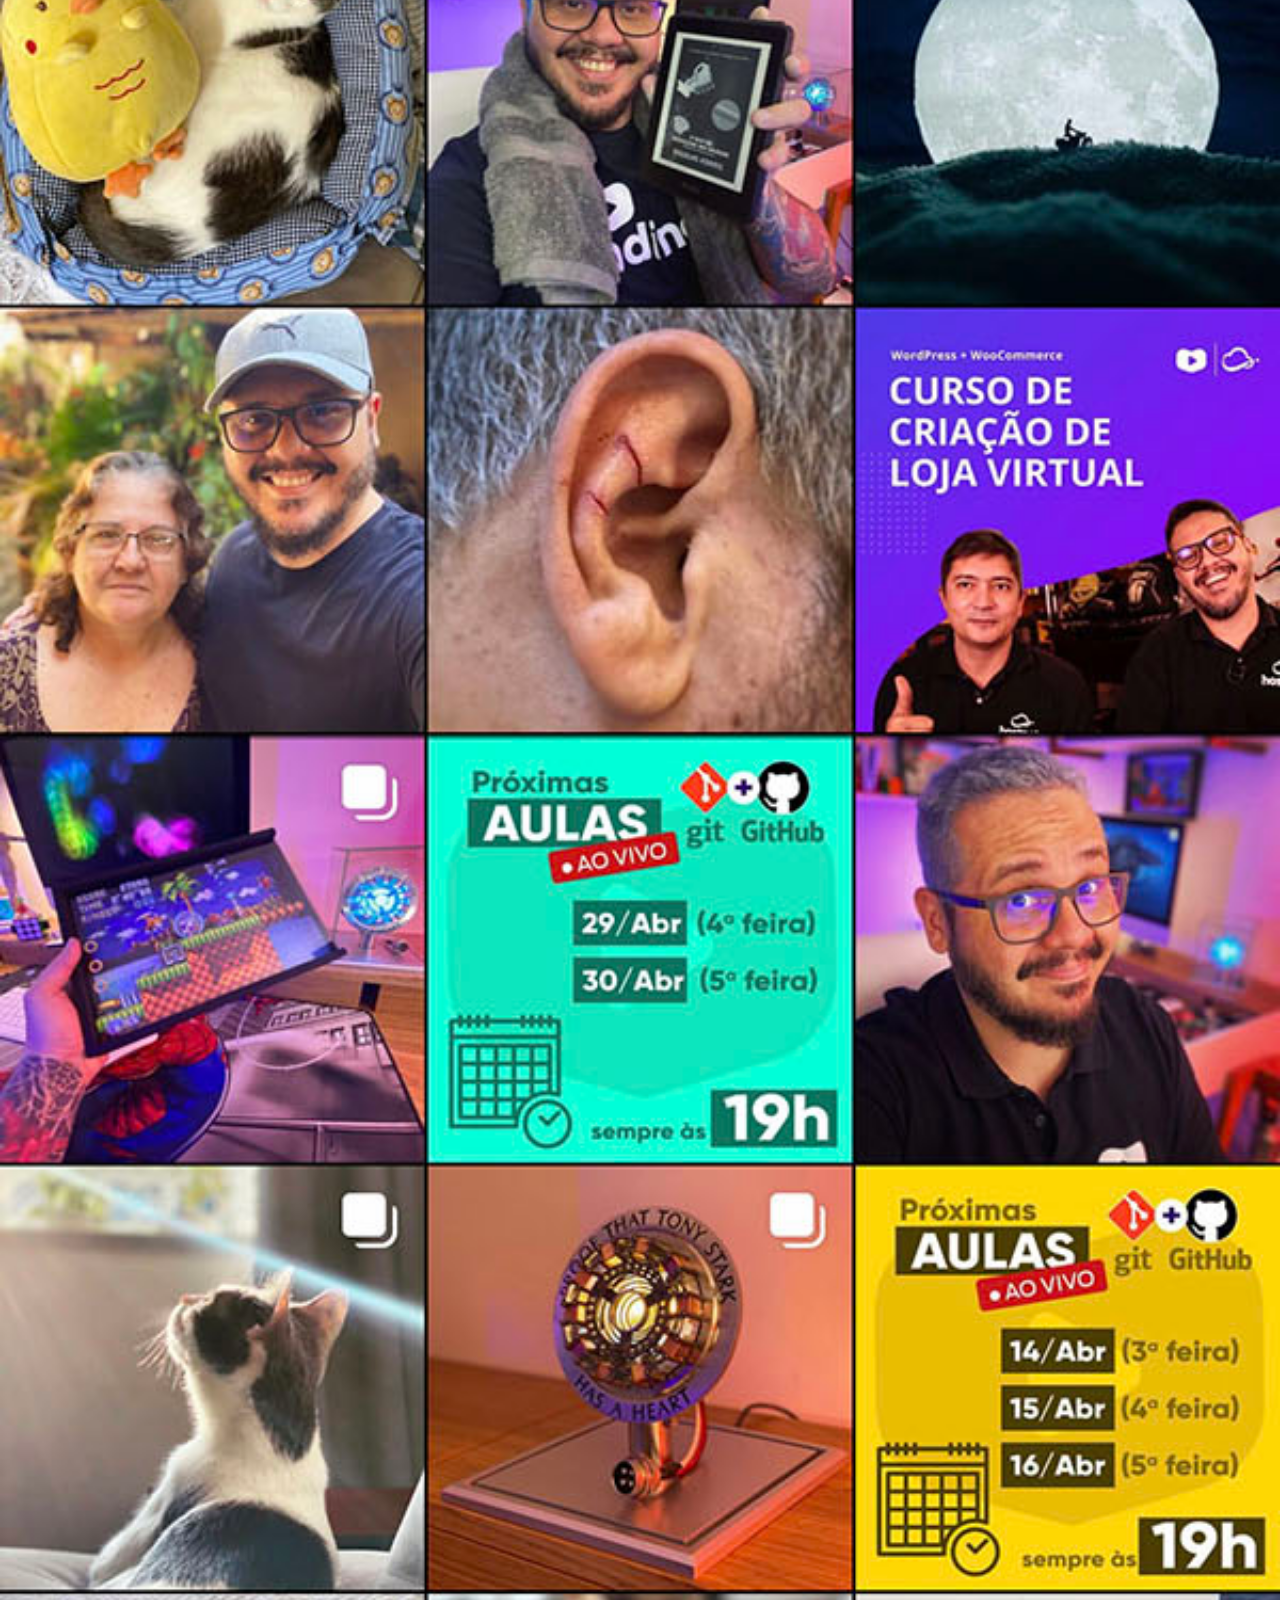
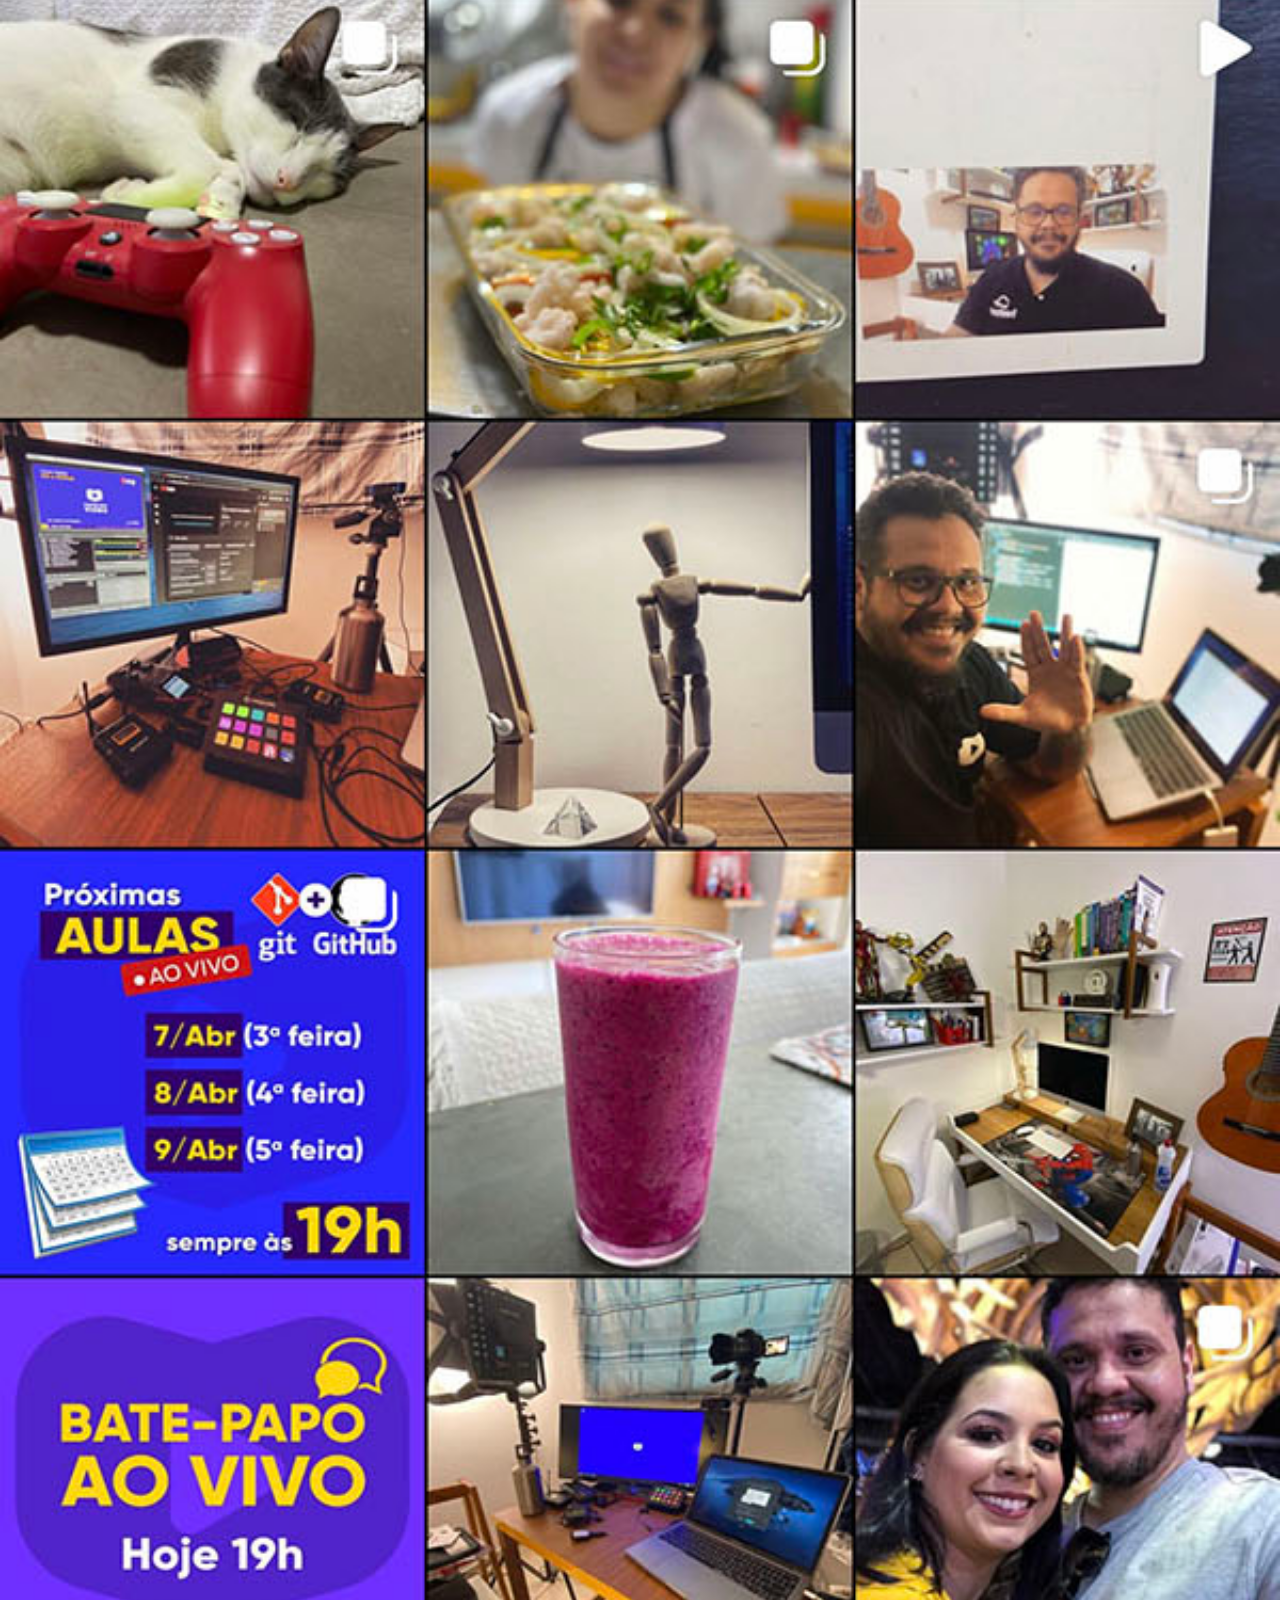
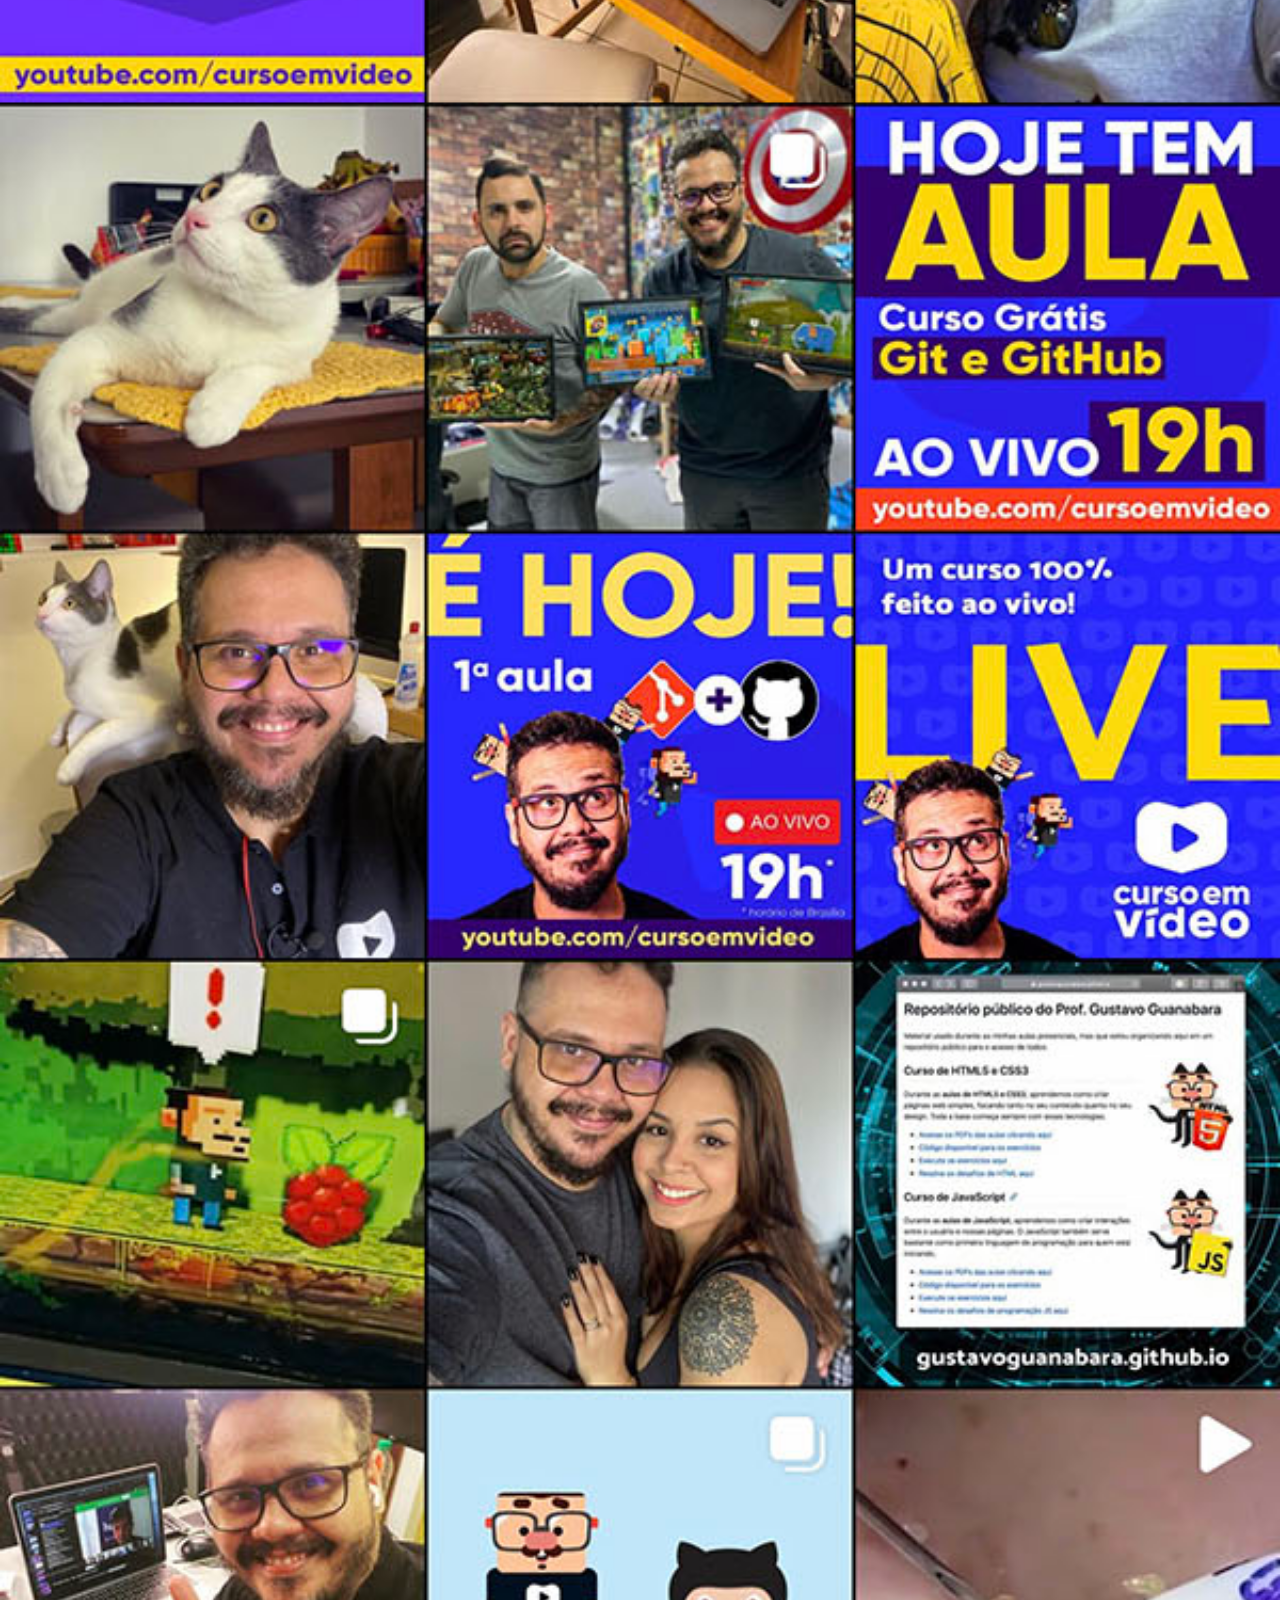
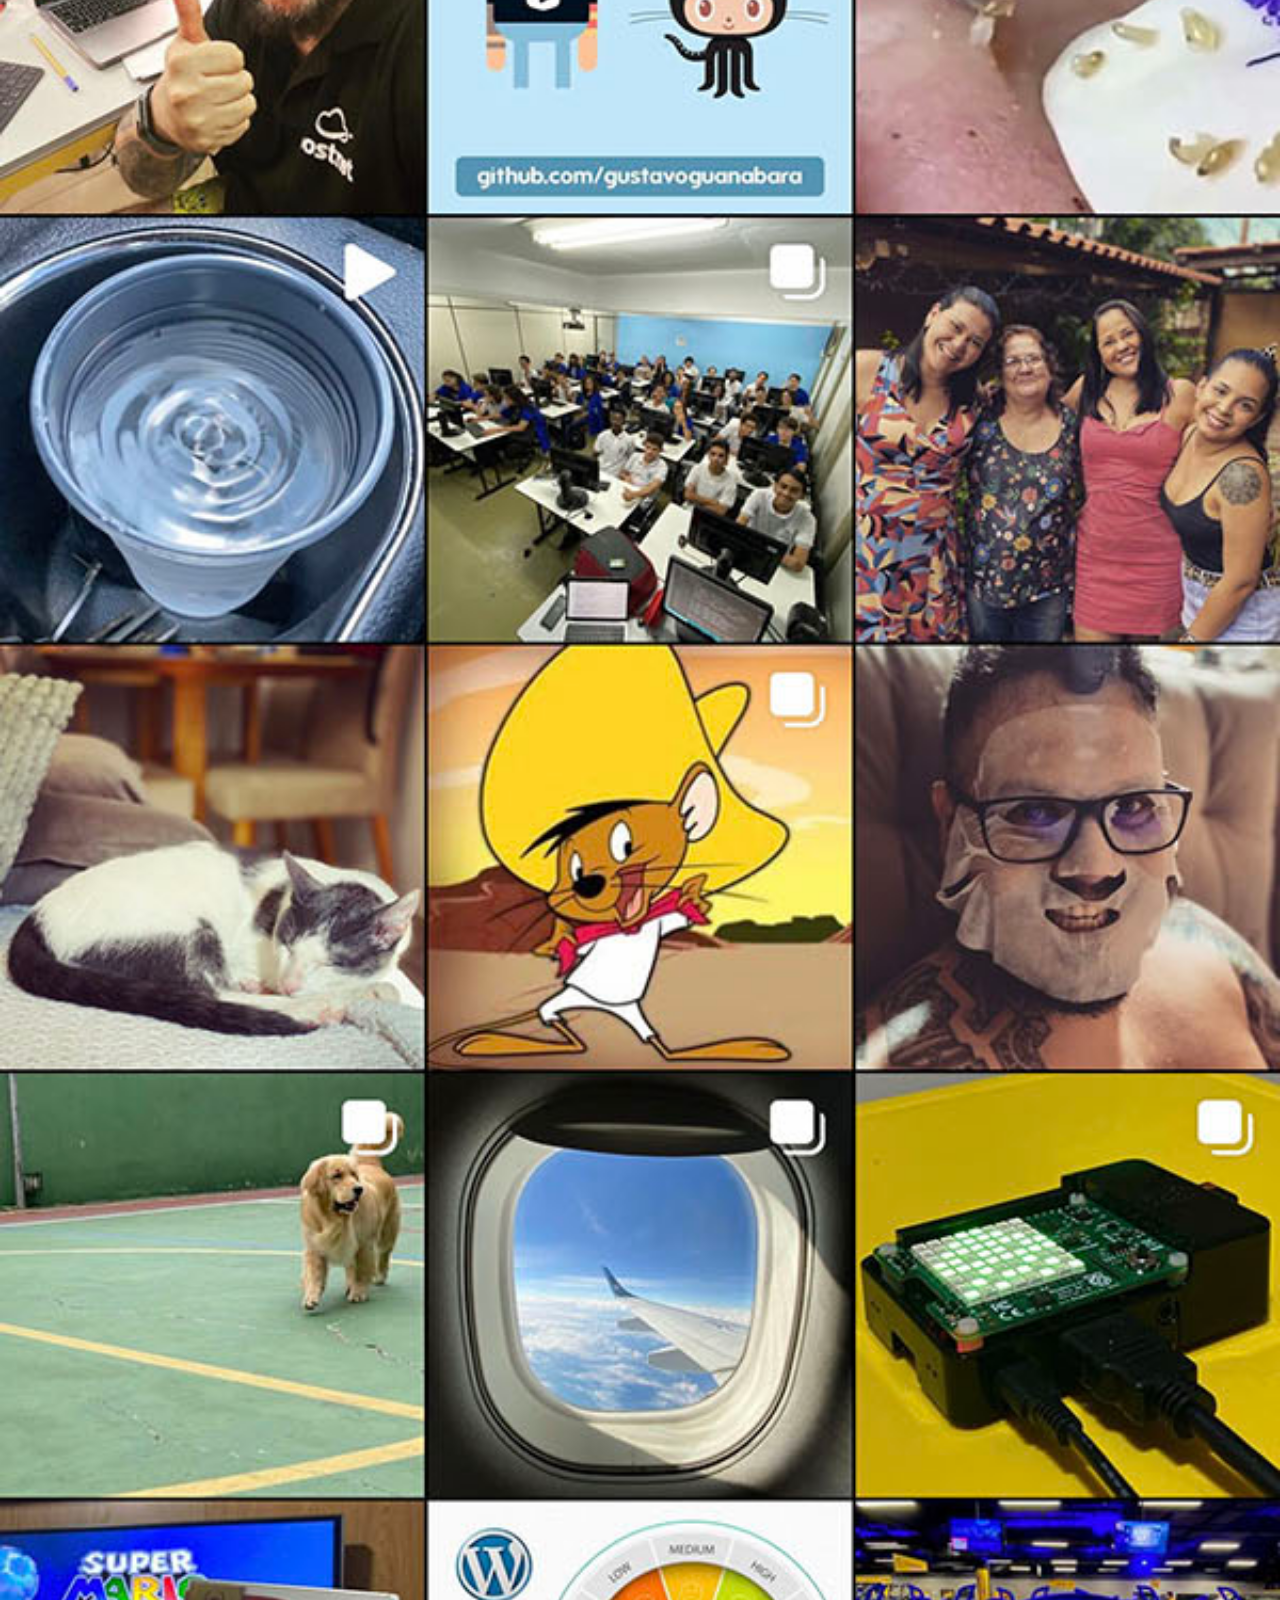
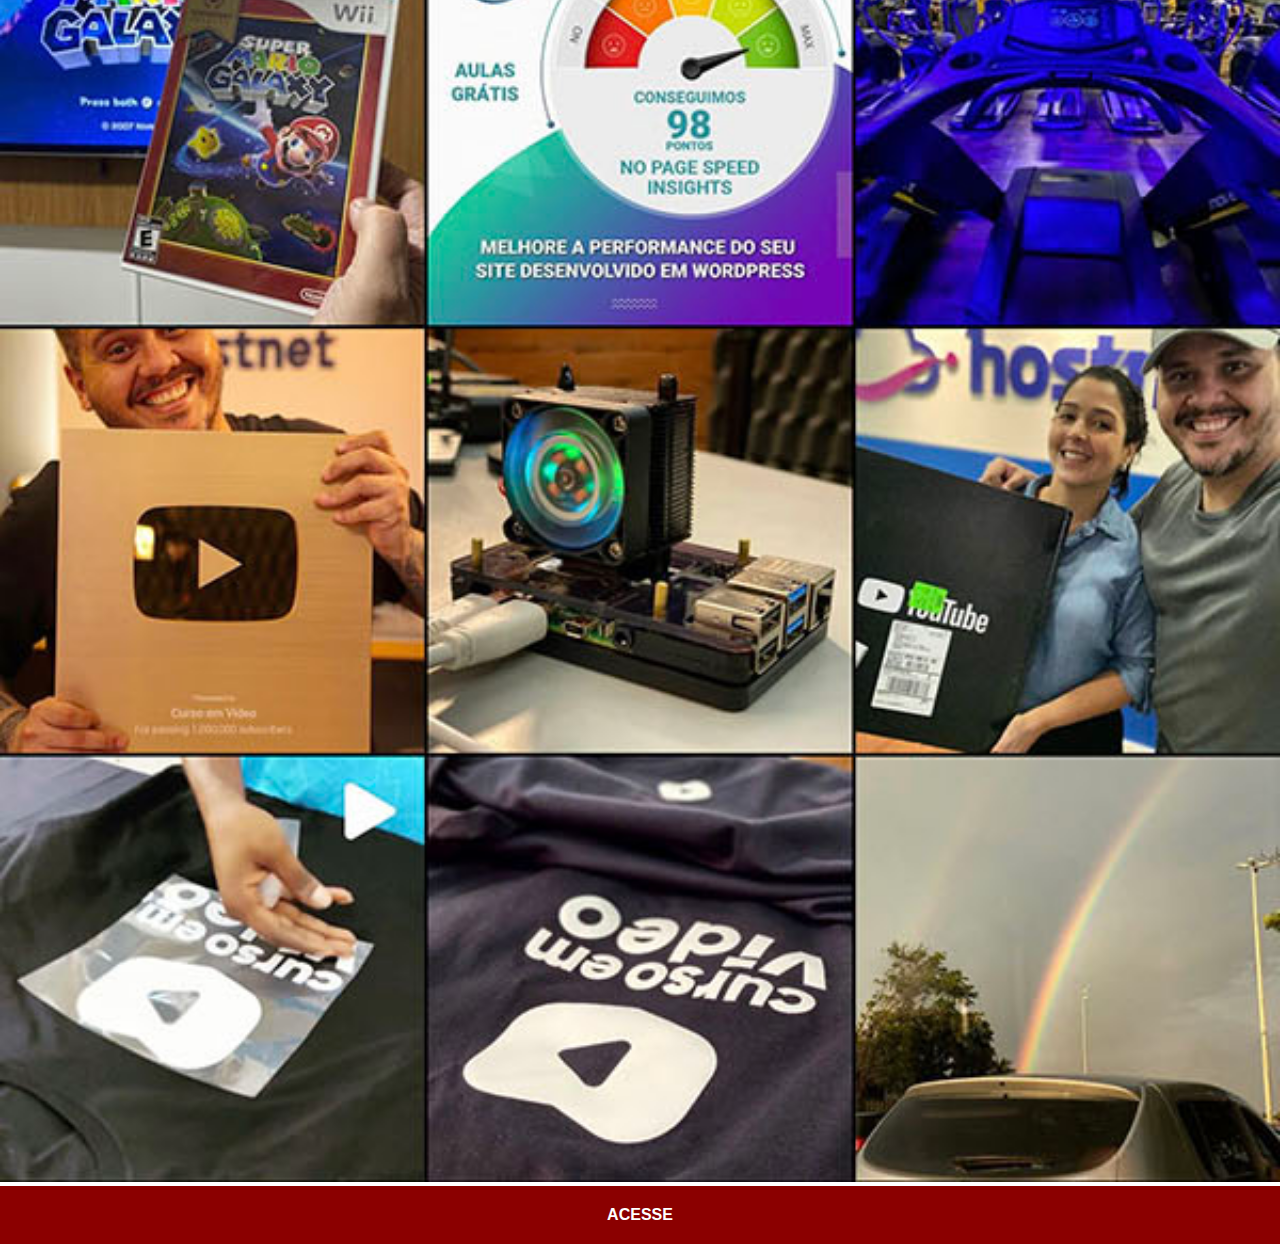
<file: instagram.html>
<!DOCTYPE html>
<html lang="pt-br">
<head>
    <meta charset="UTF-8">
    <meta http-equiv="X-UA-Compatible" content="IE=edge">
    <meta name="viewport" content="width=device-width, initial-scale=1.0">
    <link rel="stylesheet" href="estilos/style2.css">
    <title>Instagram</title>
</head>
<body>
    <img src="imagens/tela-instagram.jpg" alt="Youtube">
    <a href="https://www.instagram.com/gustavoguanabara/" target="_blank">ACESSE</a>
</body>
</html>
</file>
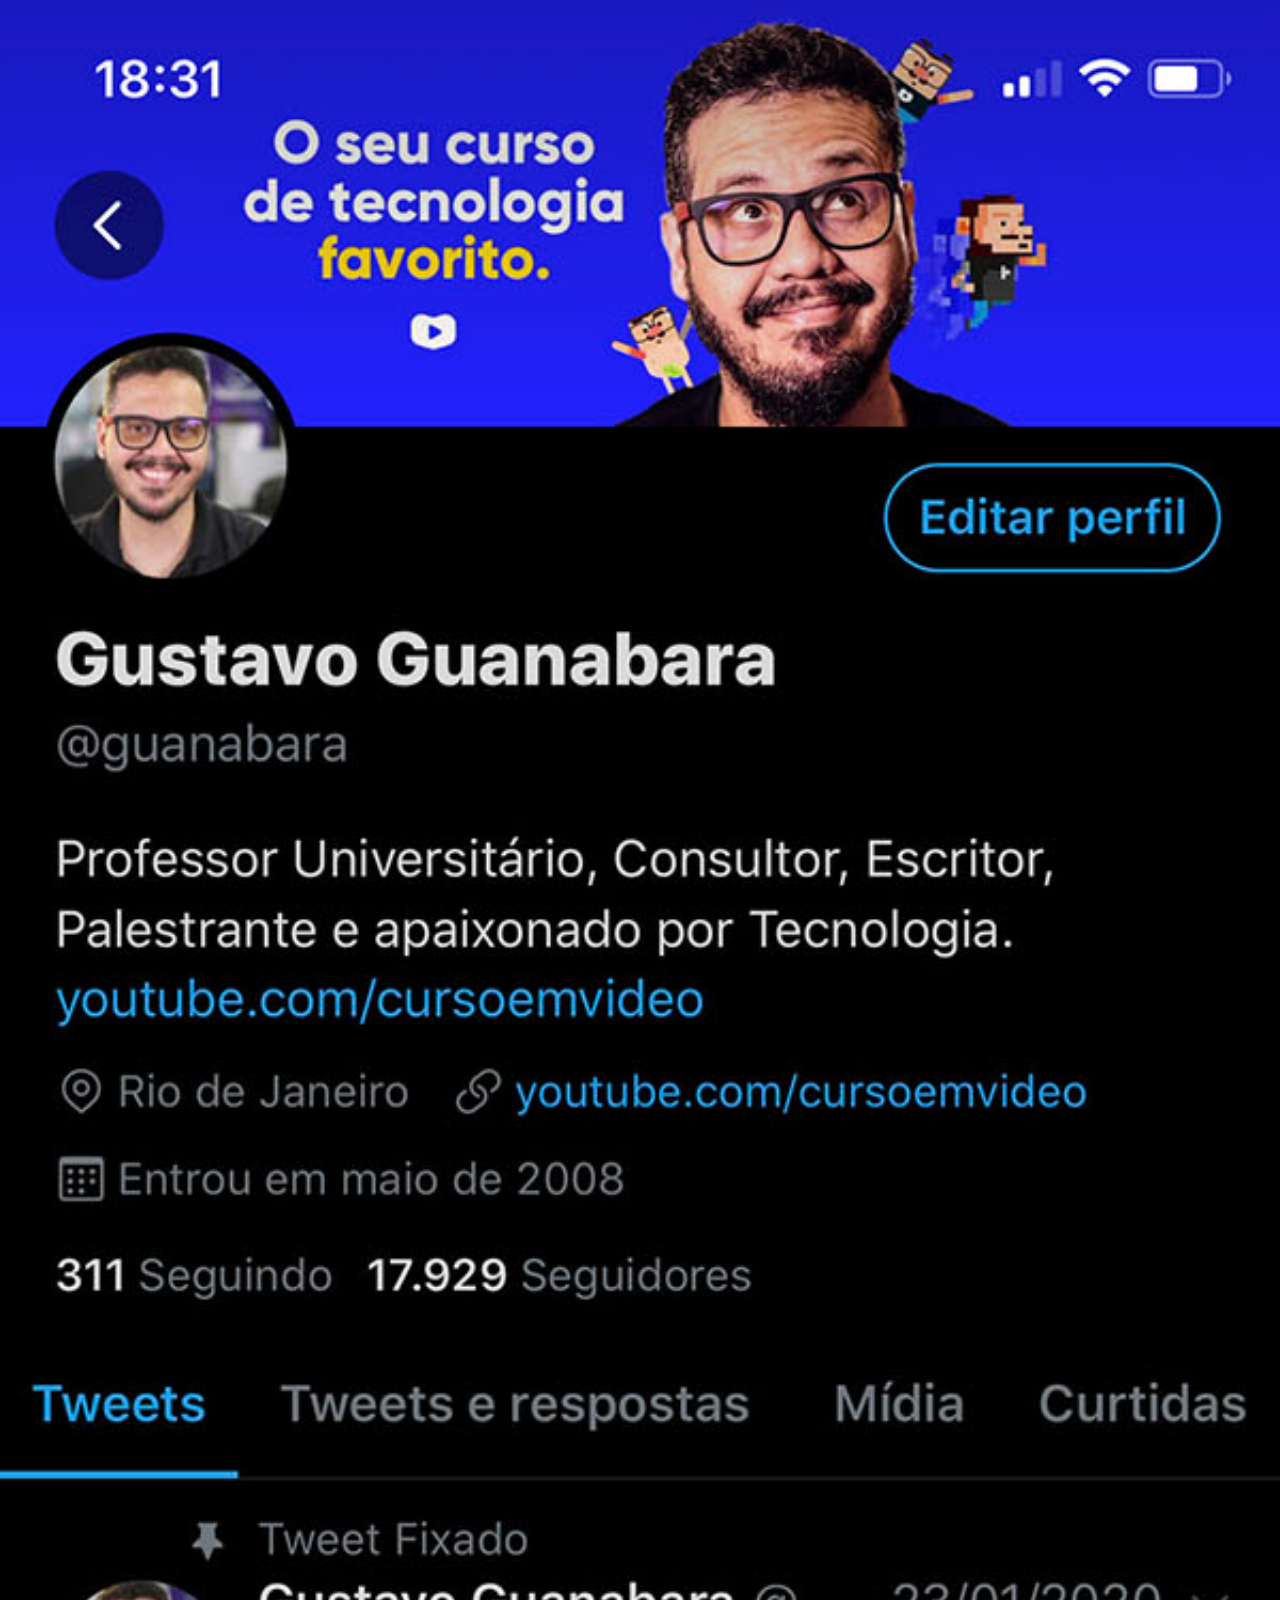
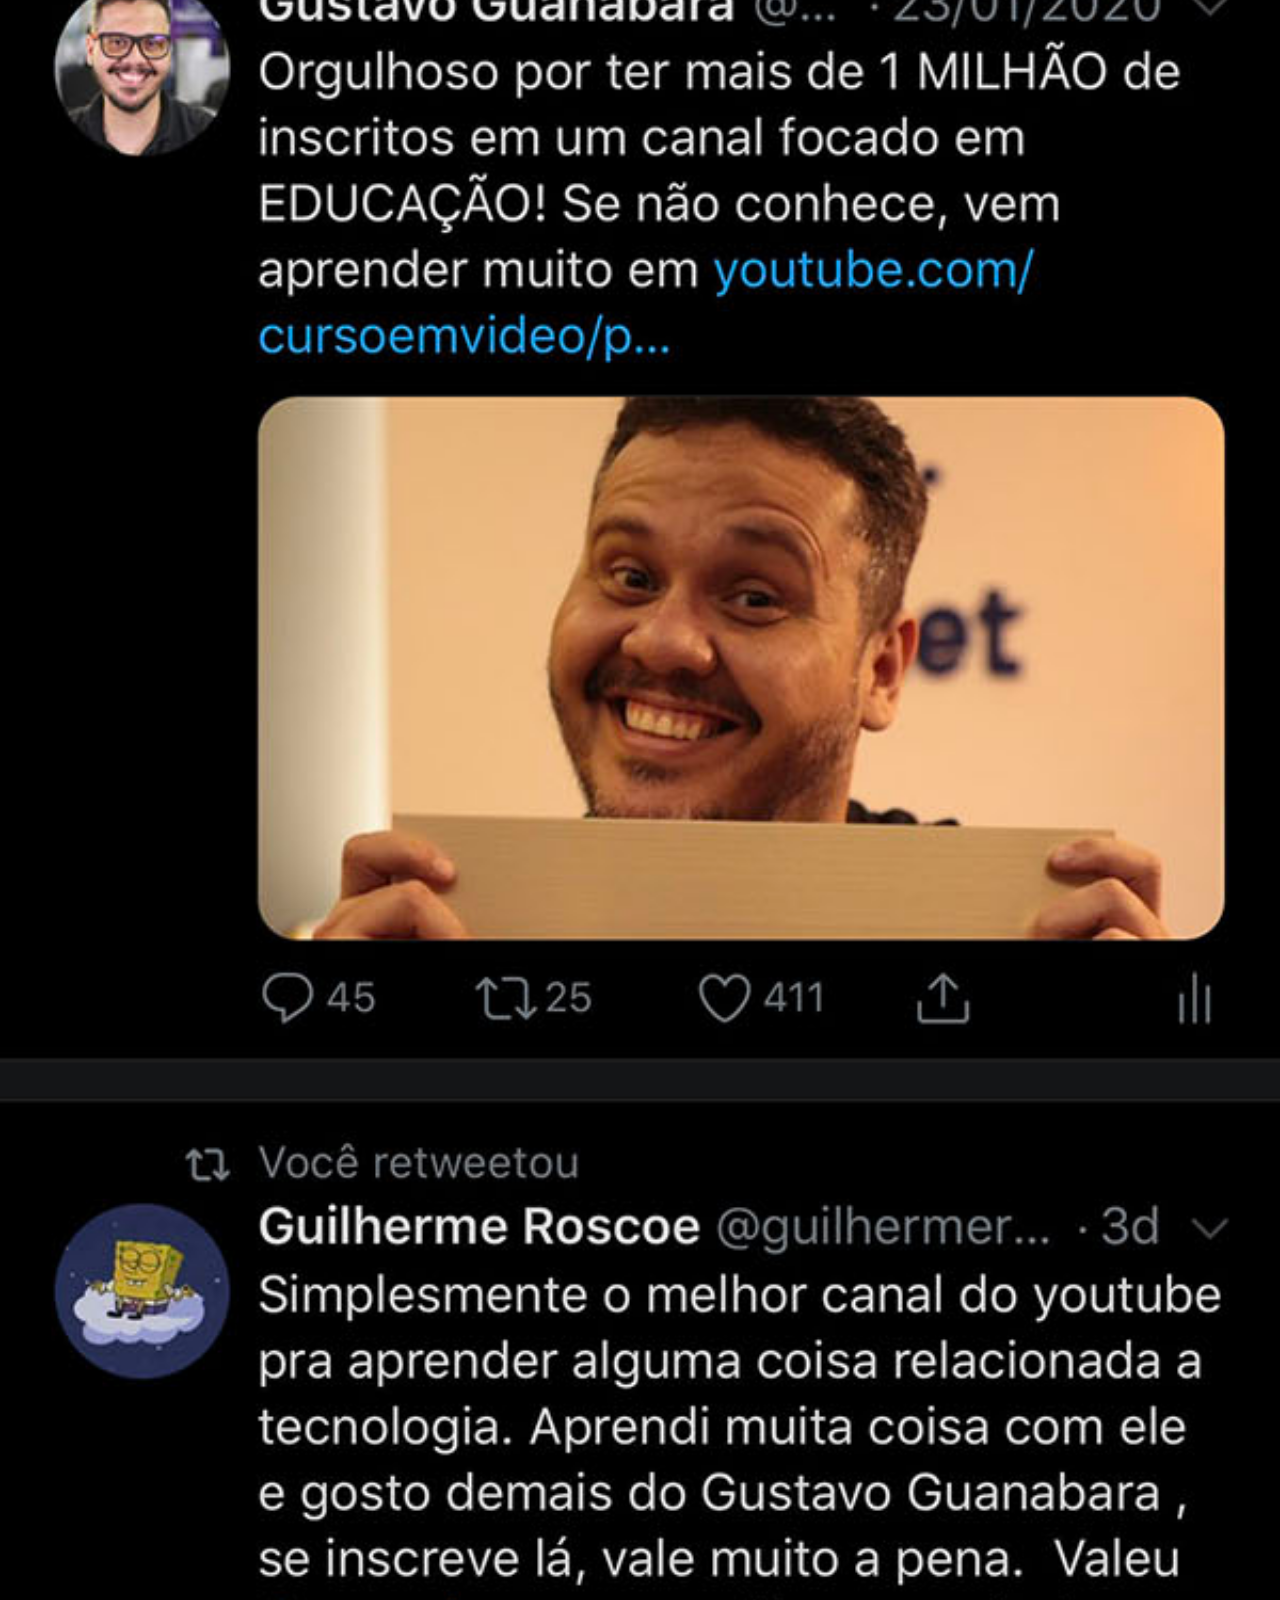
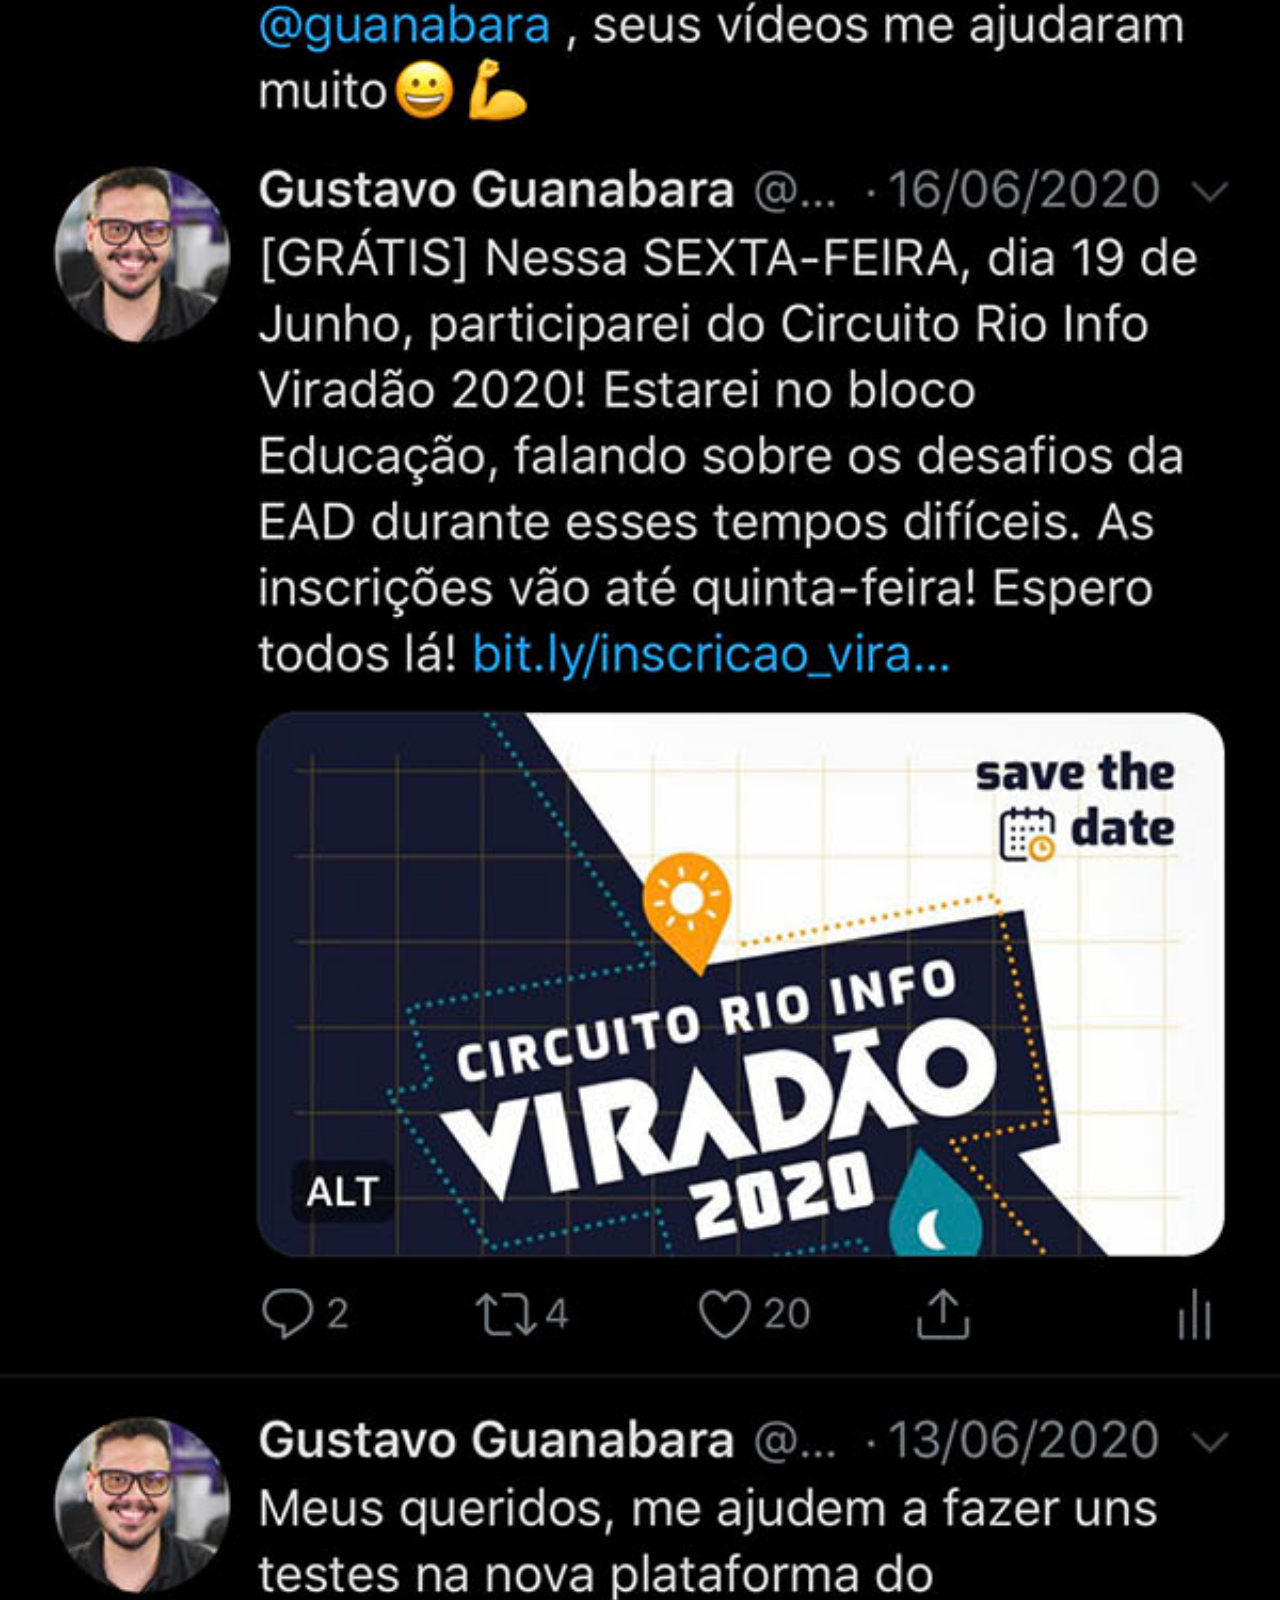
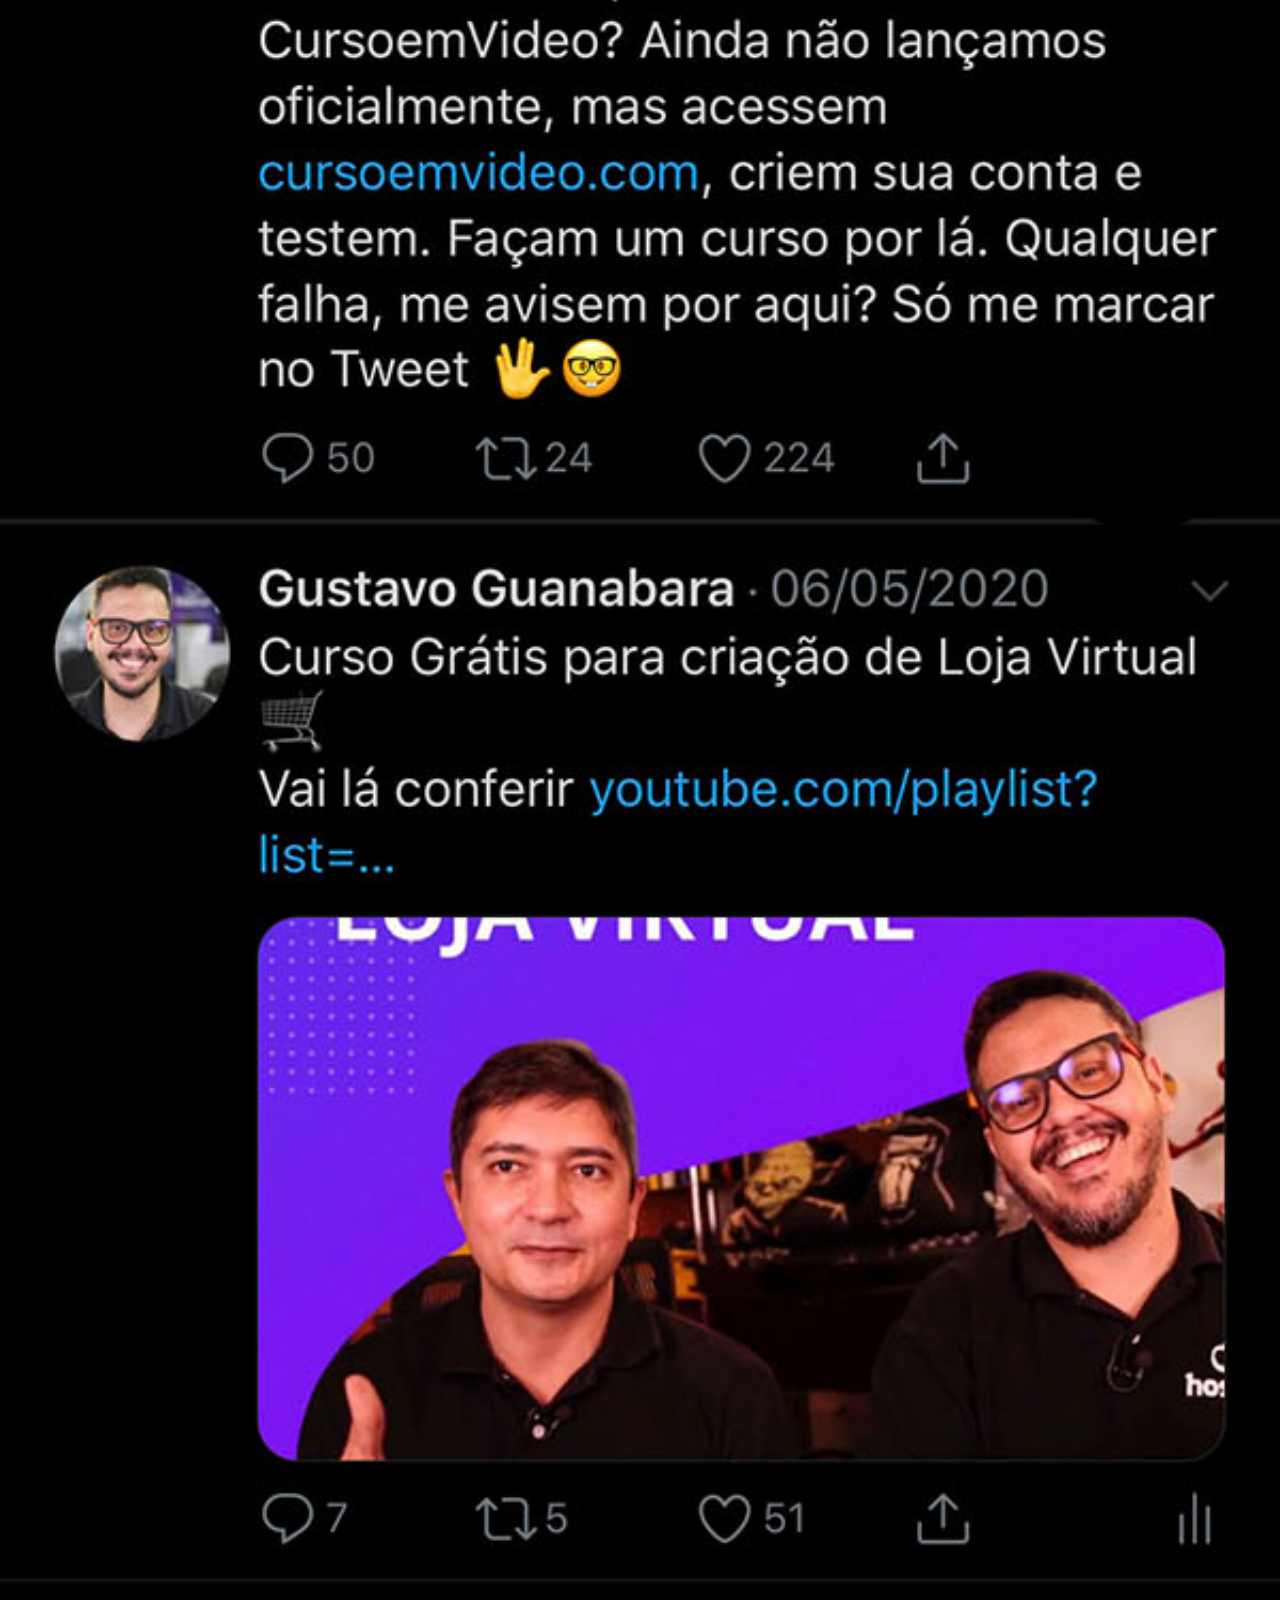
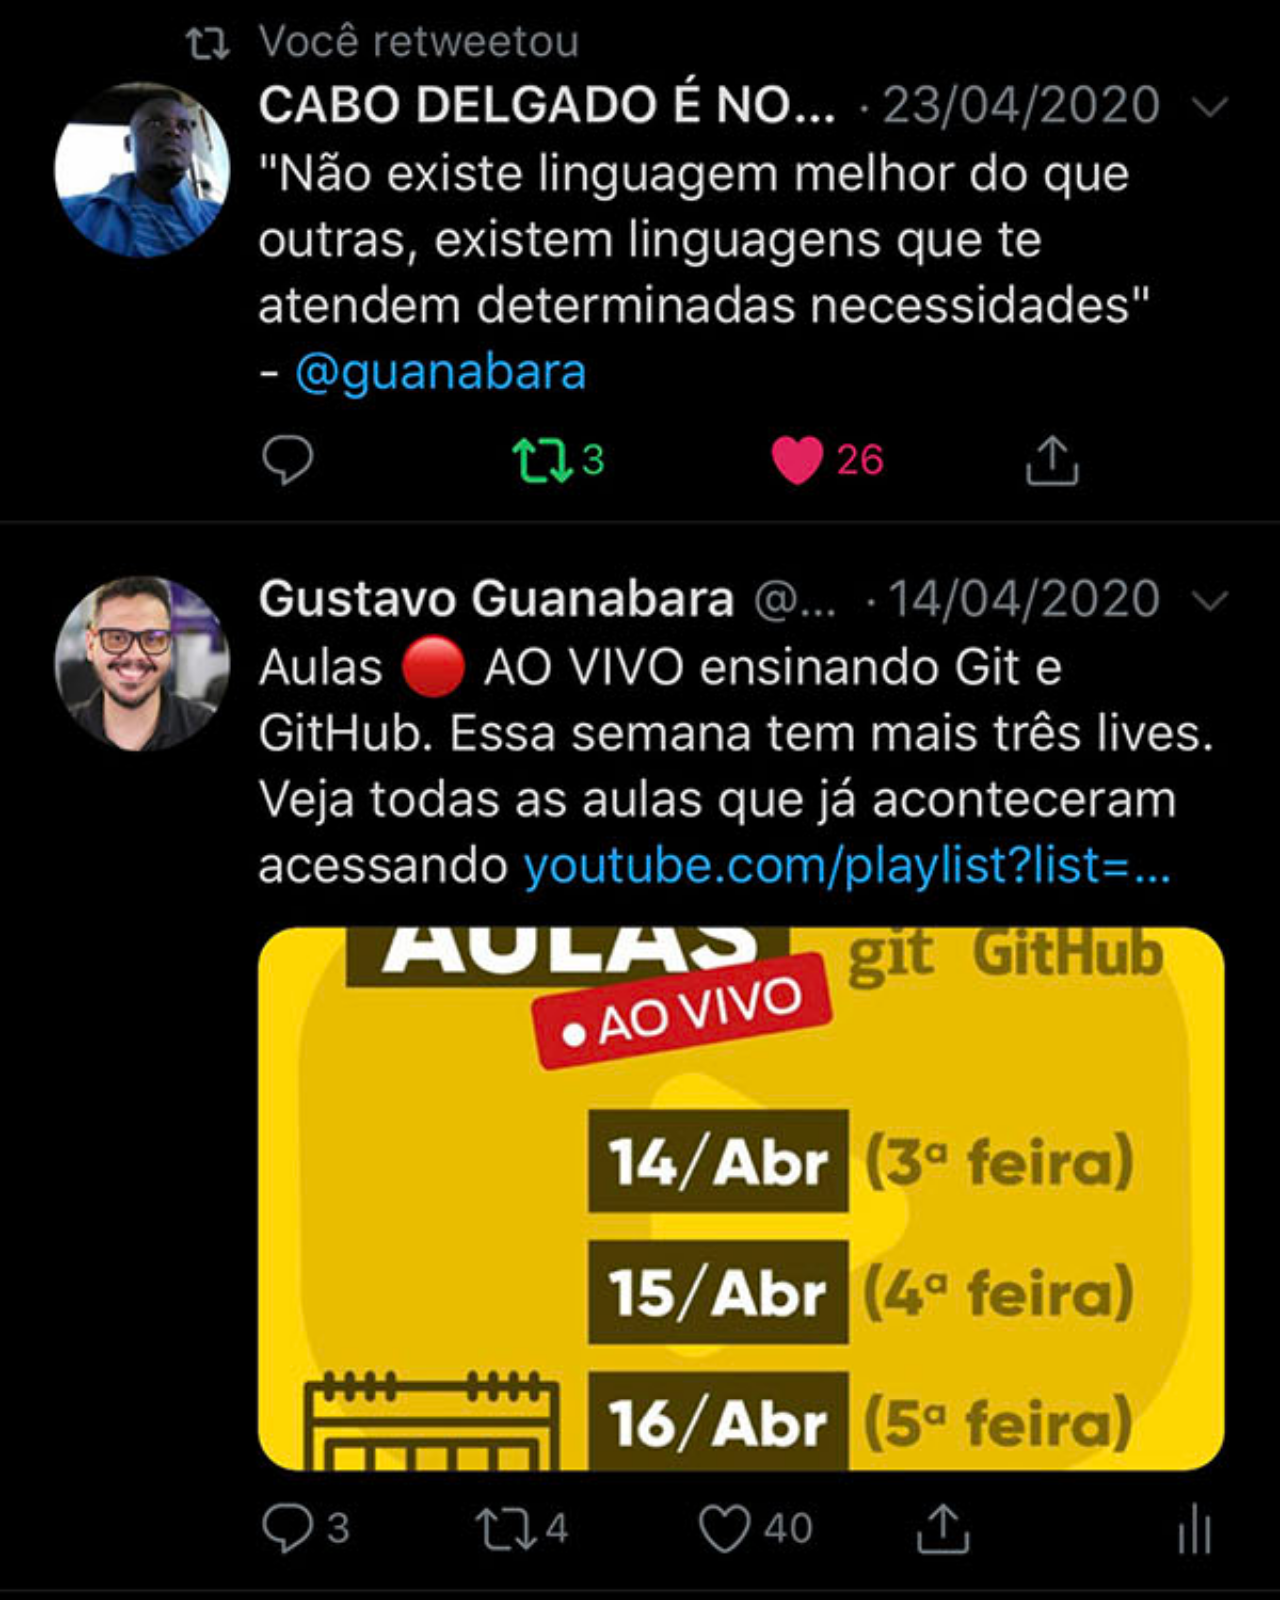
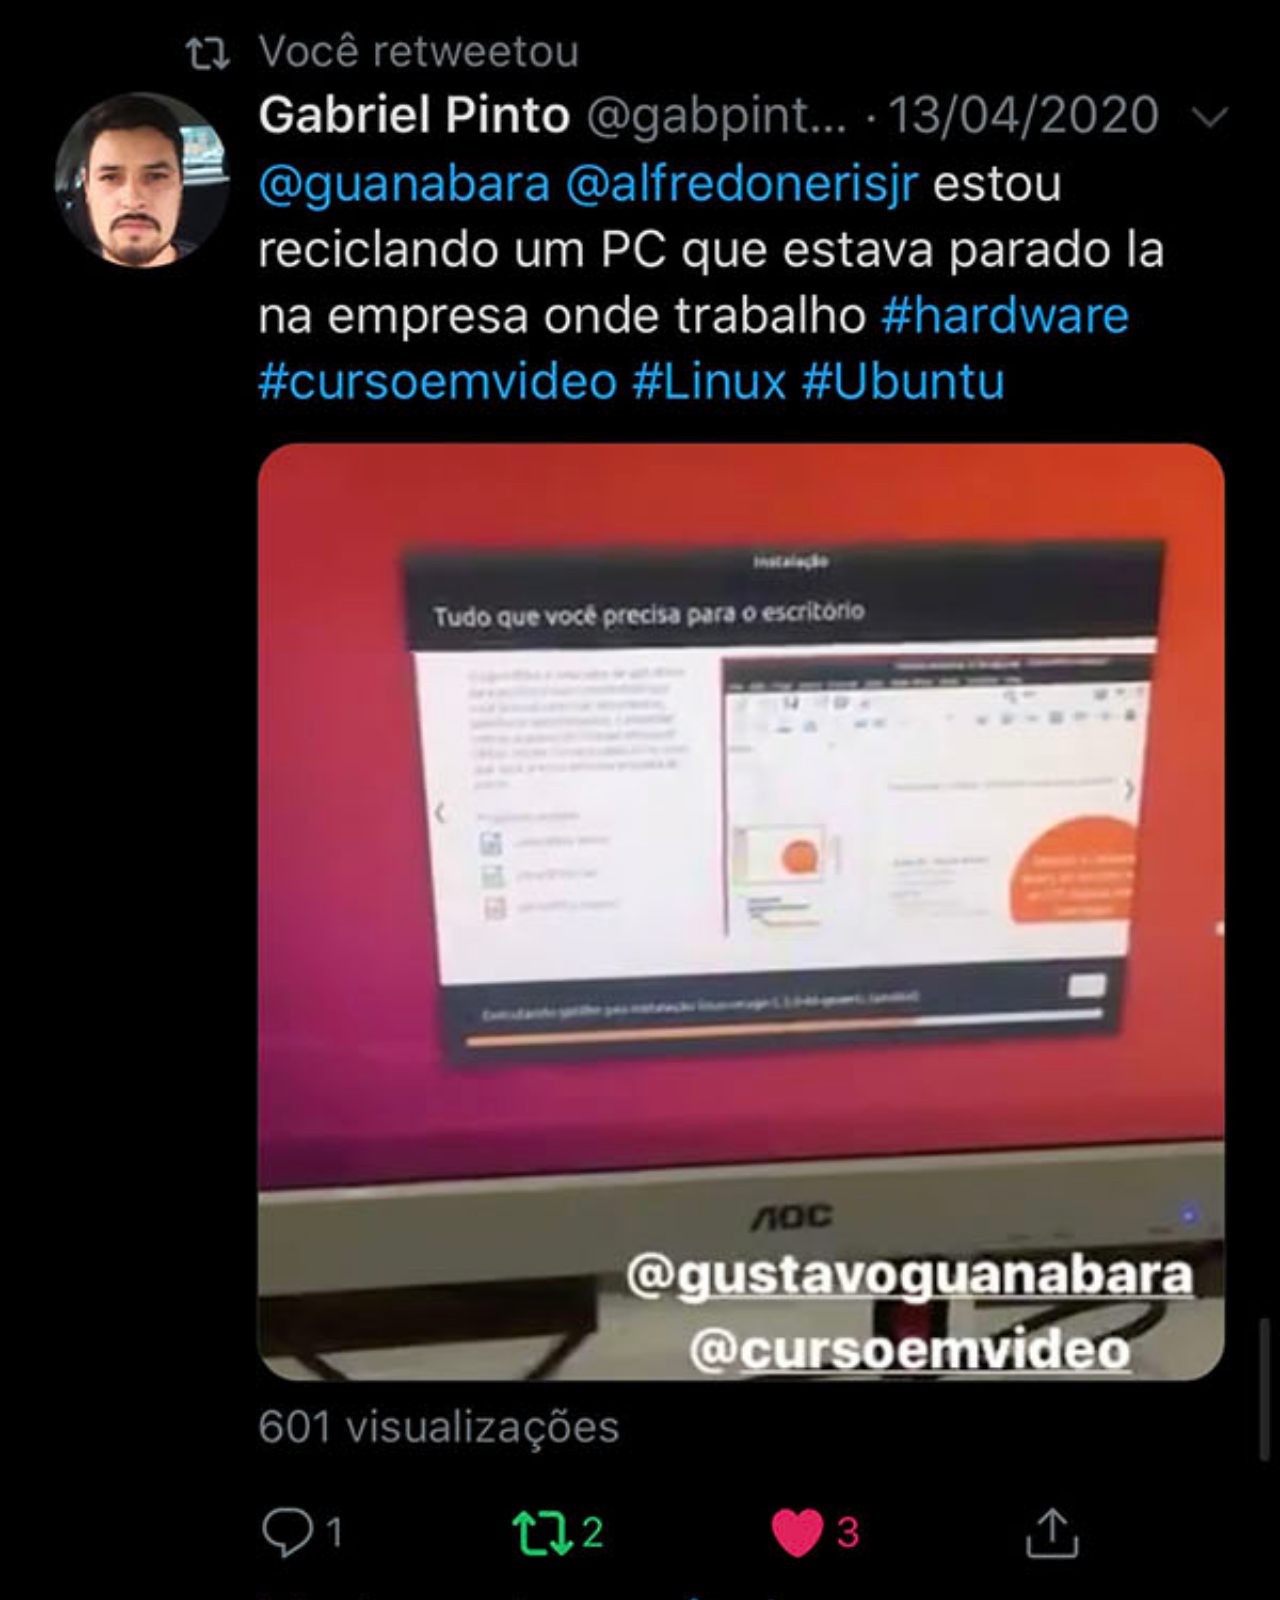
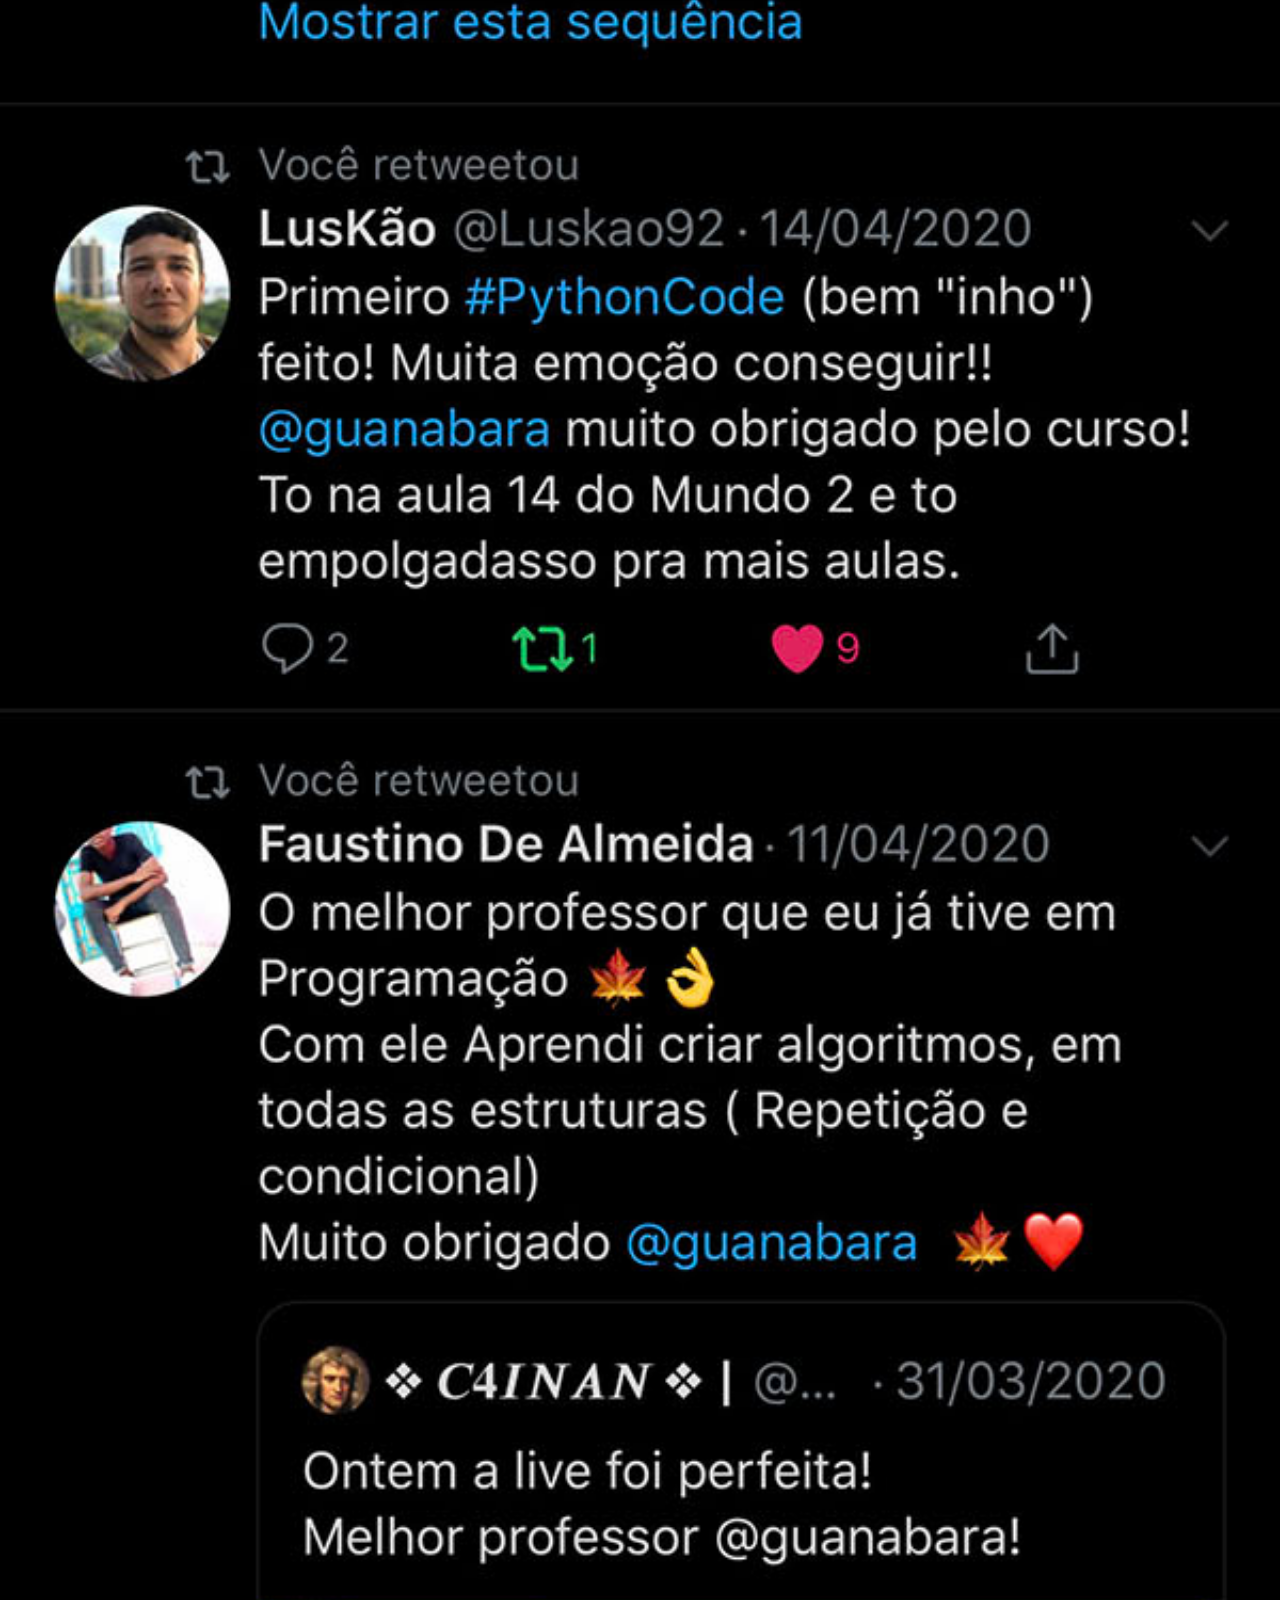
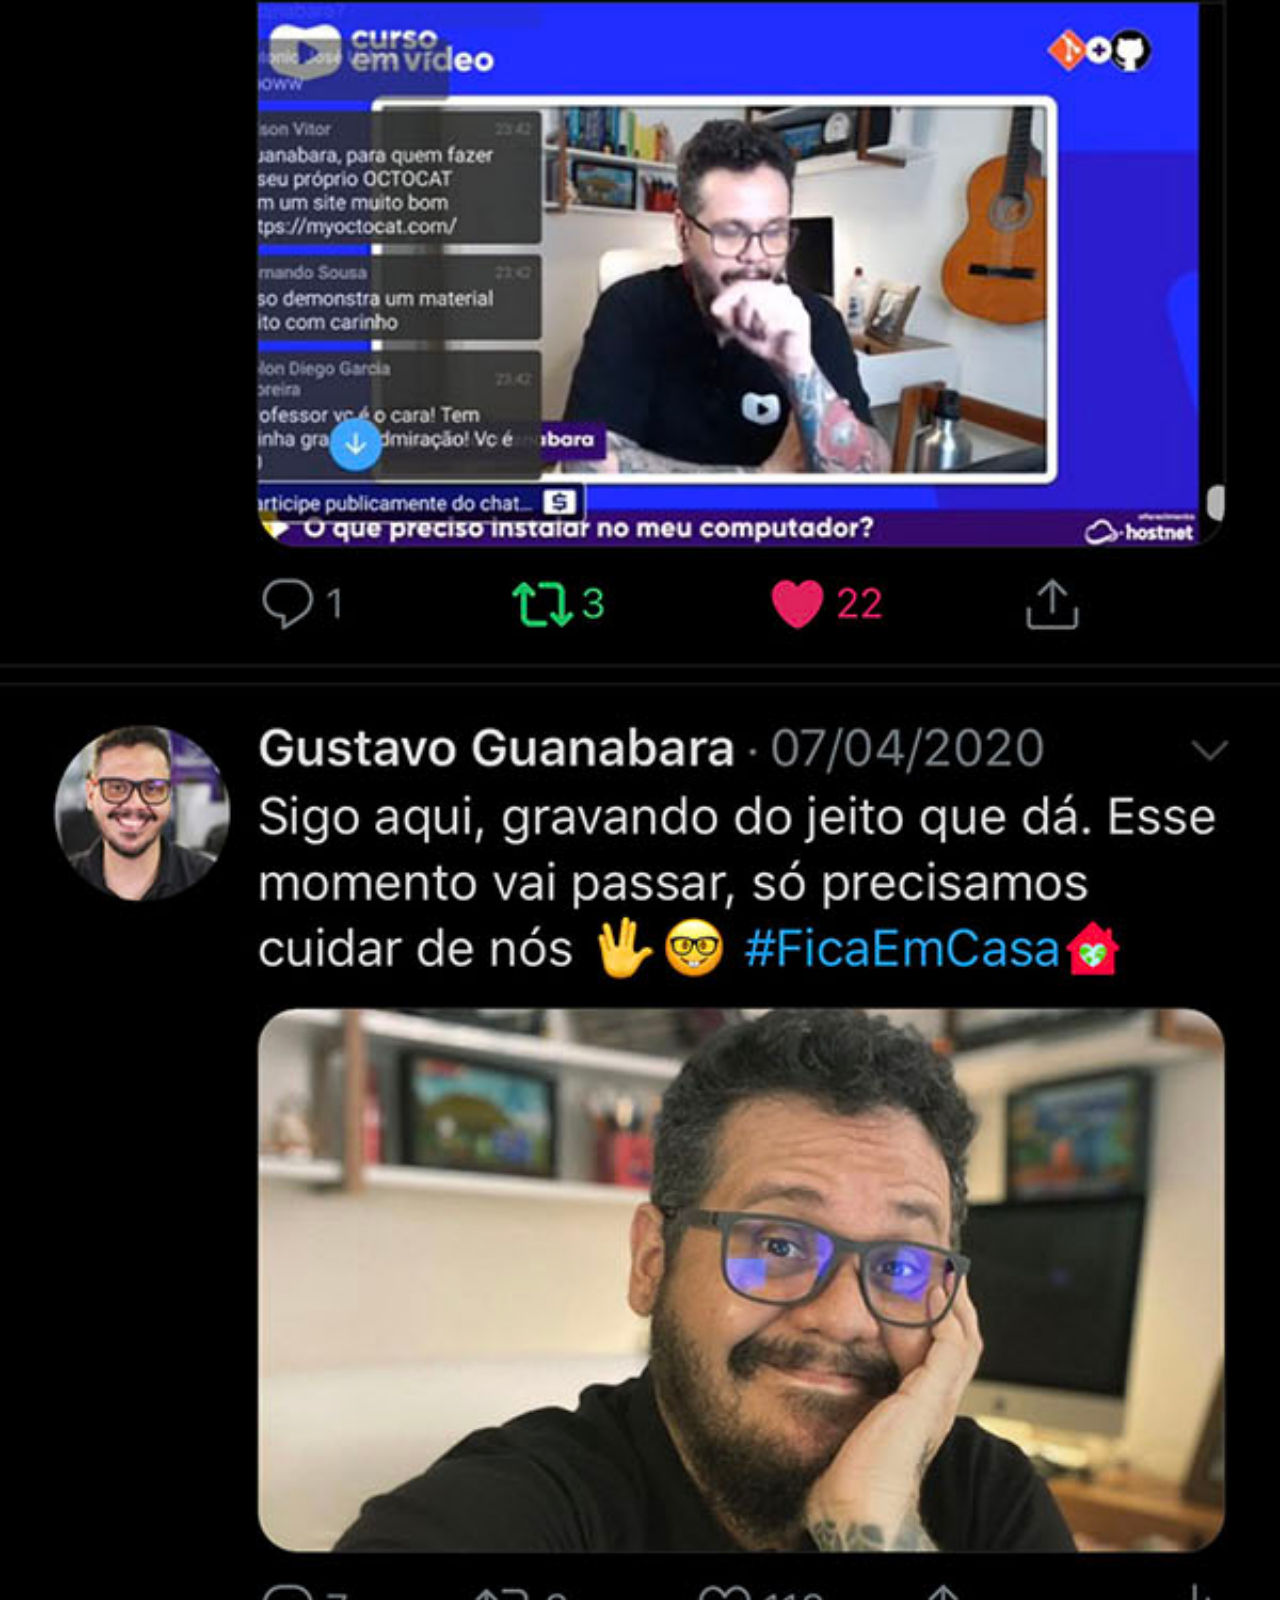
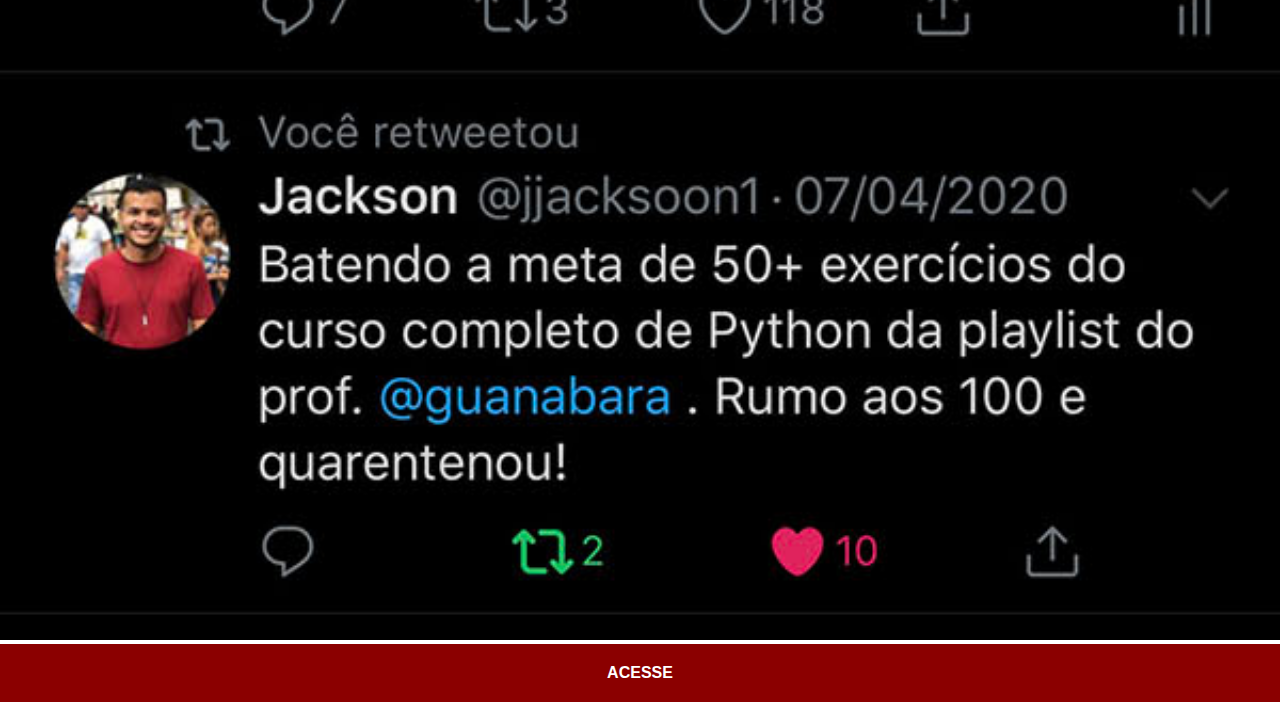
<file: twitter.html>
<!DOCTYPE html>
<html lang="pt-br">
<head>
    <meta charset="UTF-8">
    <meta http-equiv="X-UA-Compatible" content="IE=edge">
    <meta name="viewport" content="width=device-width, initial-scale=1.0">
    <link rel="stylesheet" href="estilos/style2.css">
    <title>Twitter</title>
</head>
<body>
    <img src="imagens/tela-twitter.jpg" alt="Youtube">
    <a href="https://twitter.com/guanabara" target="_blank">ACESSE</a>
</body>
</html>
</file>
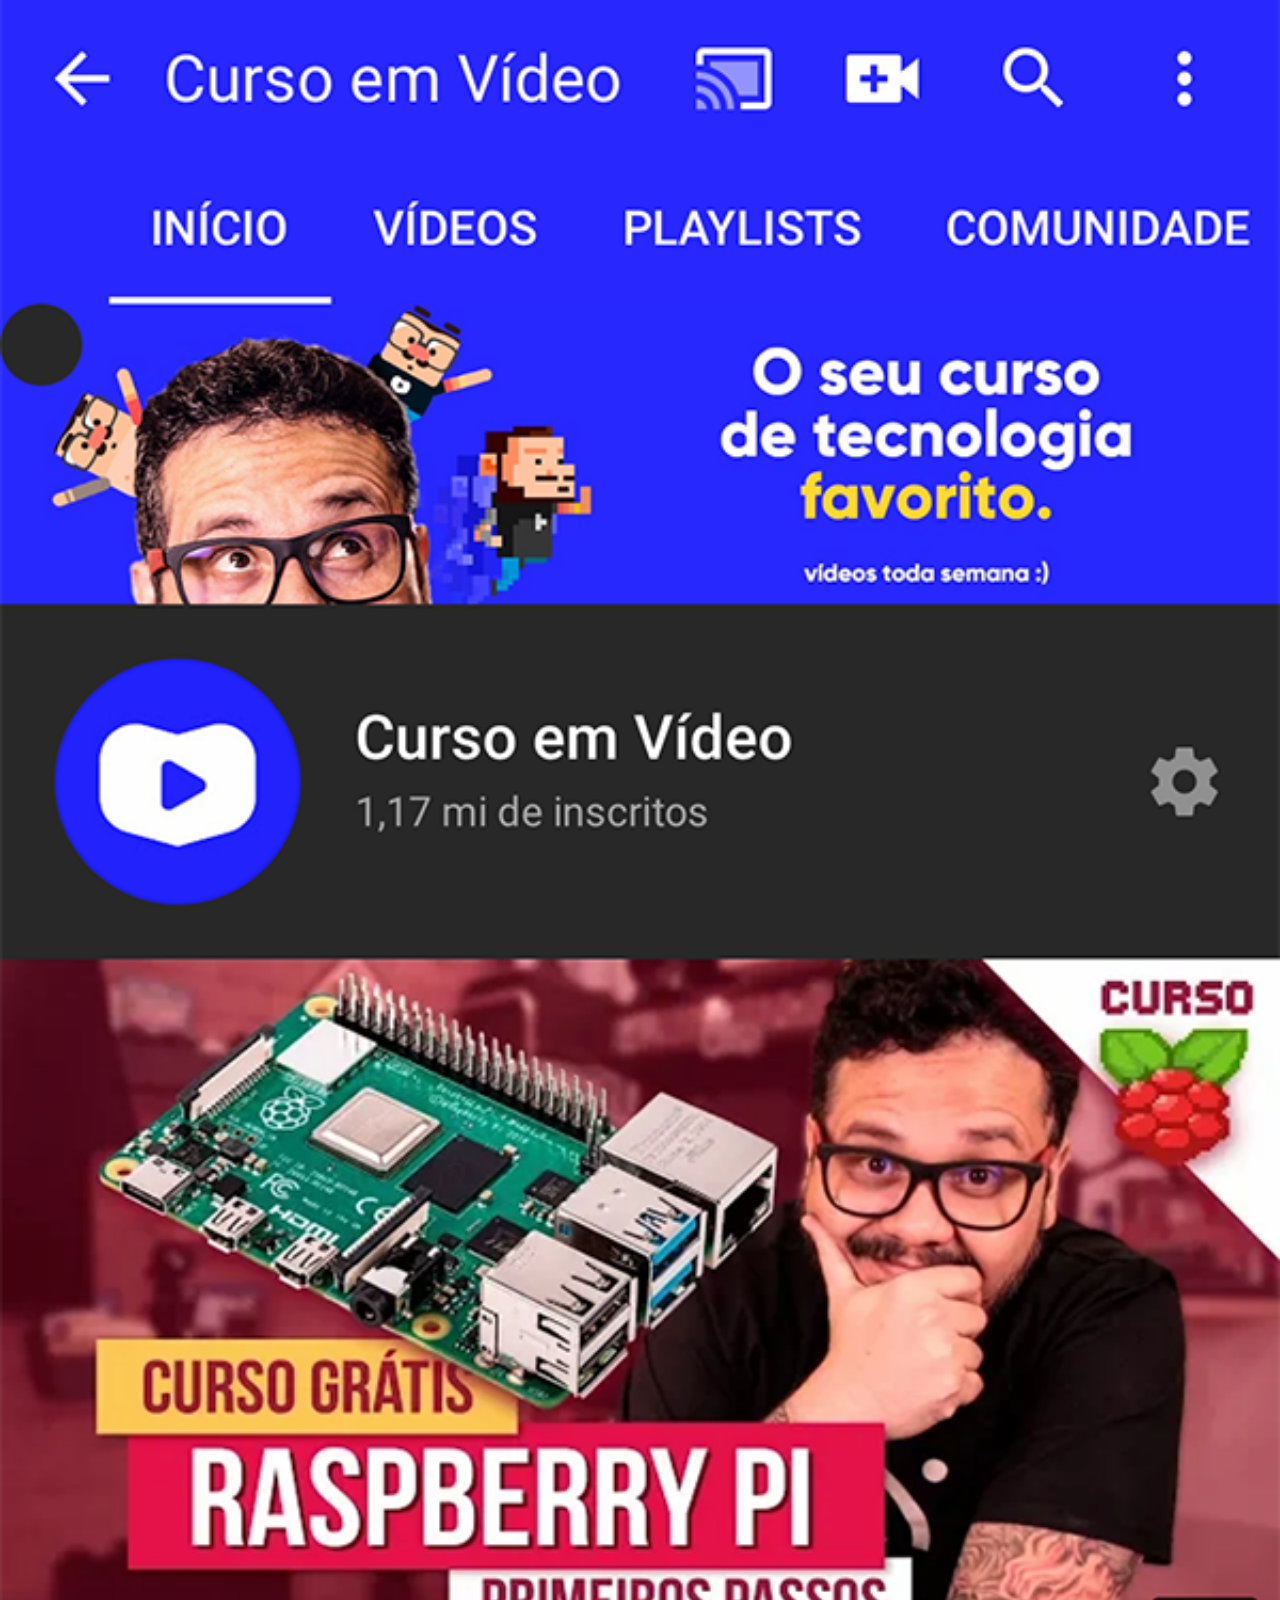
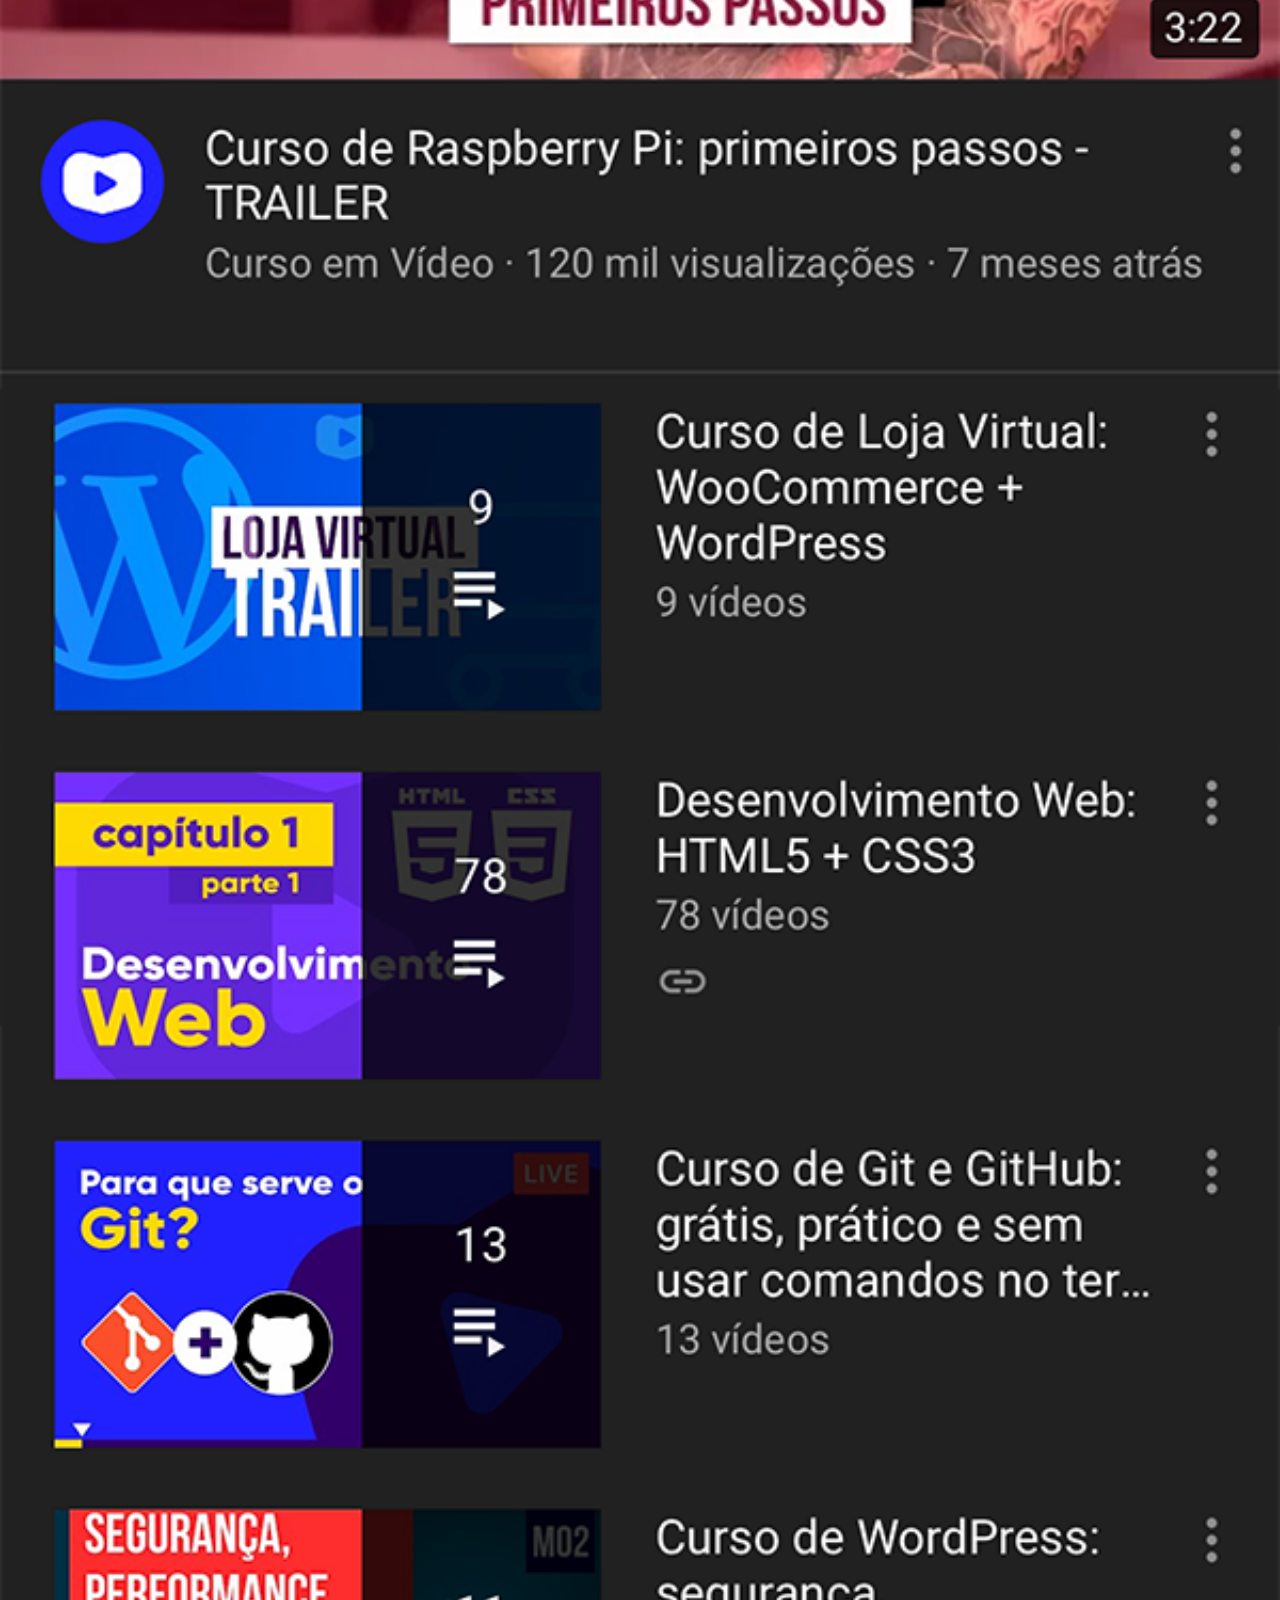
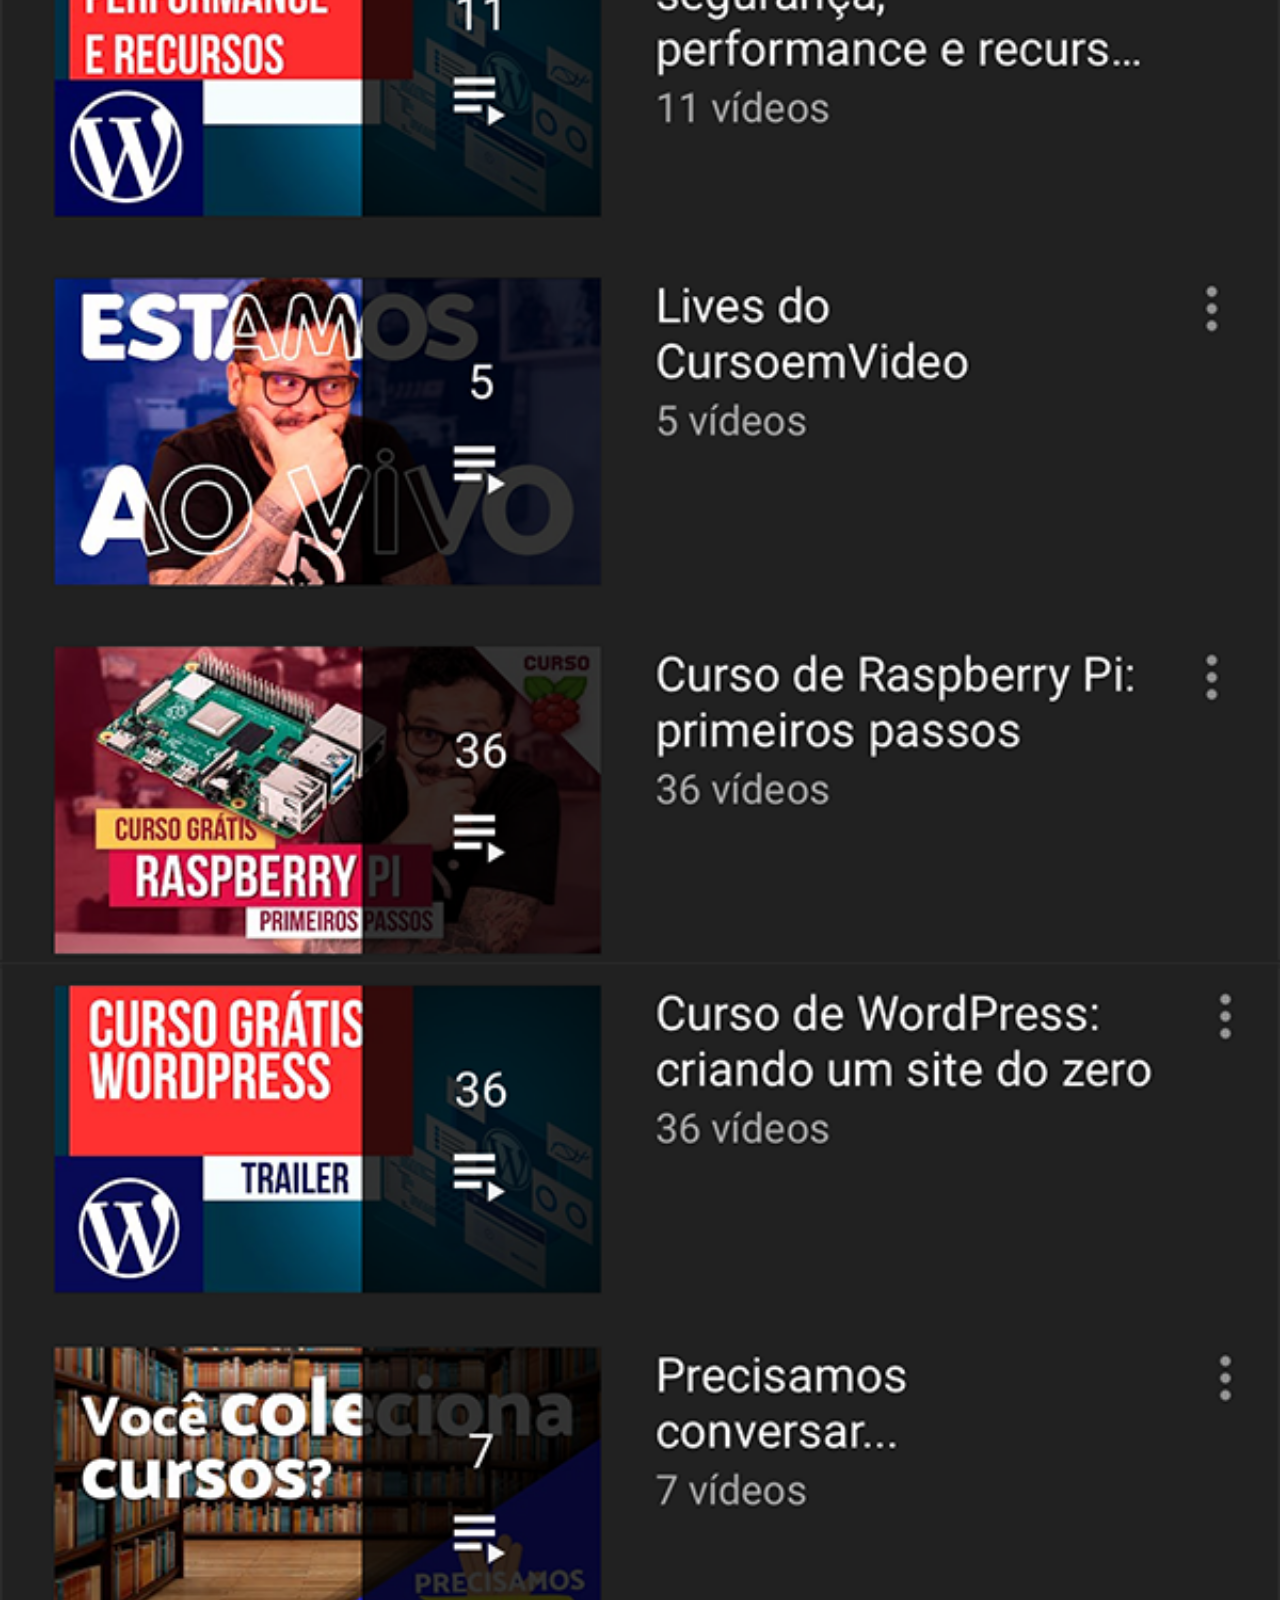
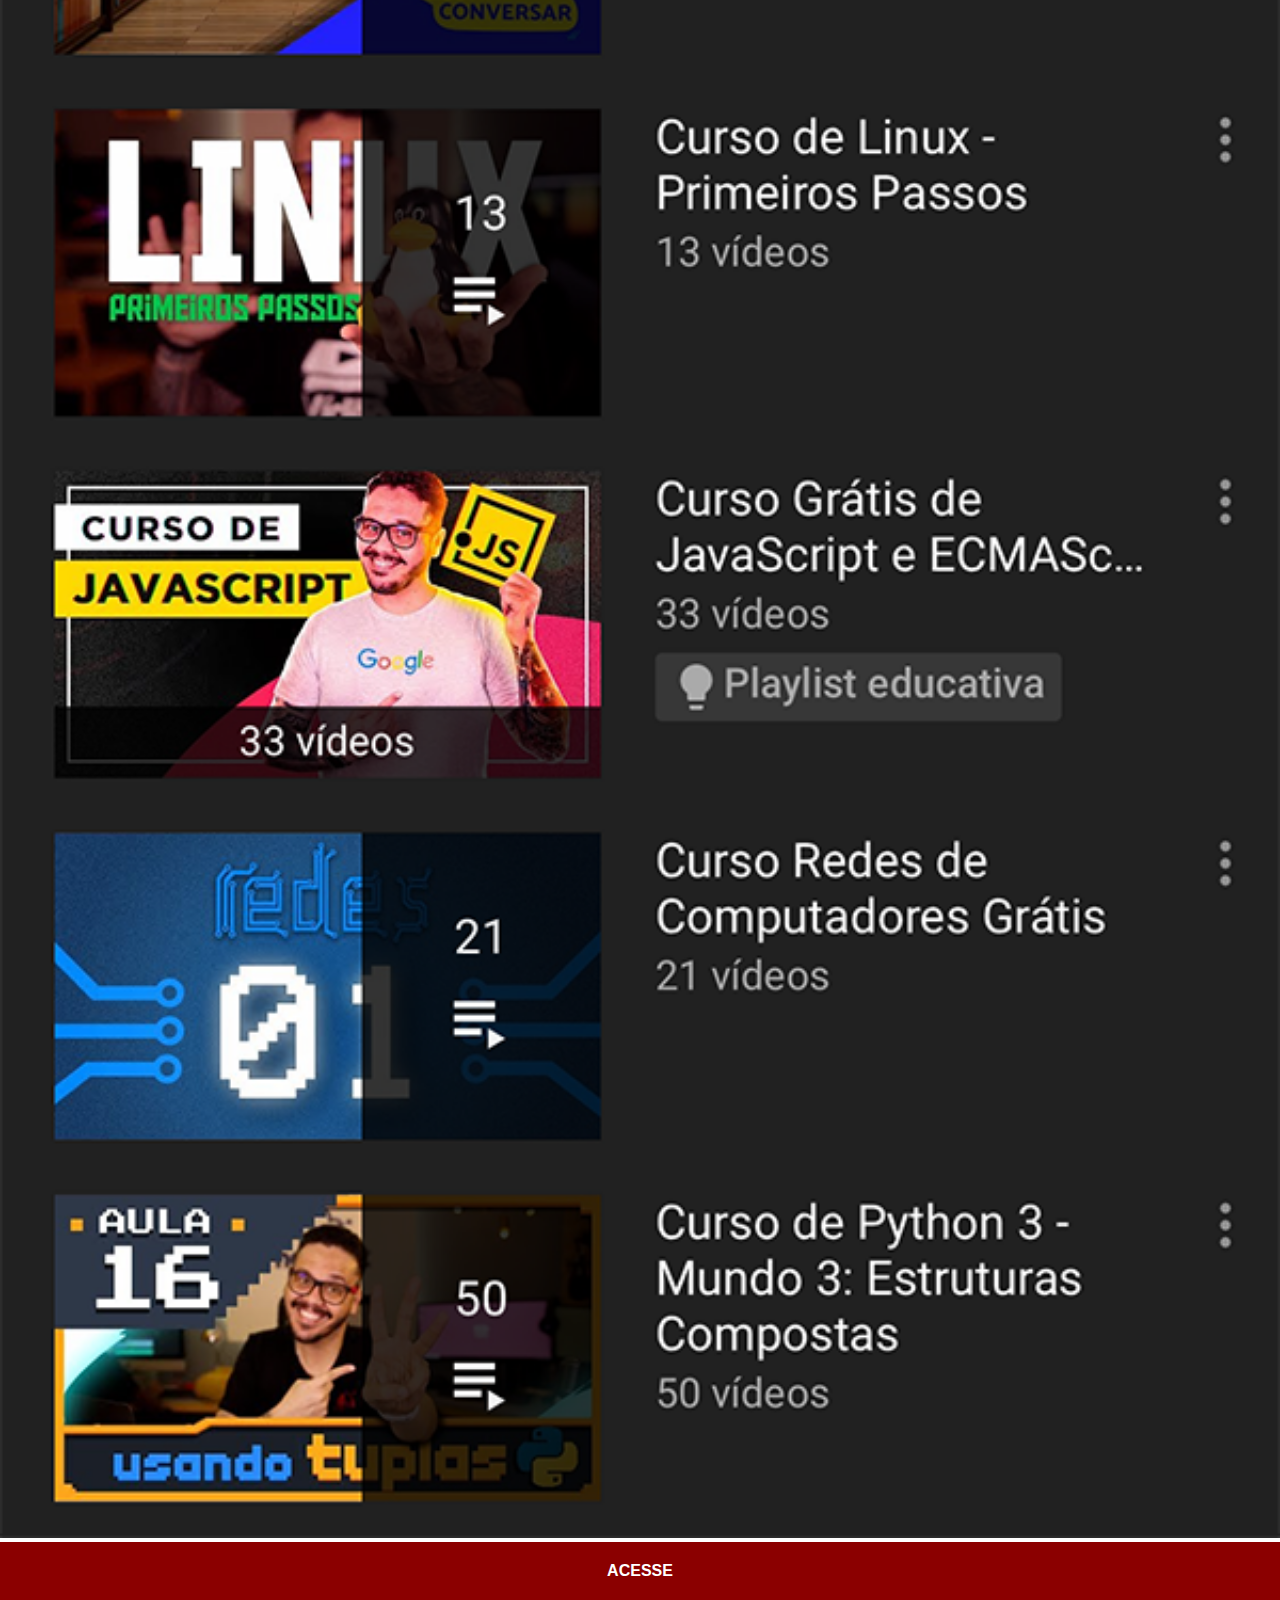
<file: youtube.html>
<!DOCTYPE html>
<html lang="pt-br">
<head>
    <meta charset="UTF-8">
    <meta http-equiv="X-UA-Compatible" content="IE=edge">
    <meta name="viewport" content="width=device-width, initial-scale=1.0">
    <link rel="stylesheet" href="estilos/style2.css">
    <title>Youtube</title>
</head>
<body>
    <img src="imagens/tela-youtube.png" alt="Youtube">
    <a href="https://www.youtube.com/@CursoemVideo/playlists" target="_blank">ACESSE</a>
</body>
</html>
</file>
<file: estilos/style.css>
@charset "UTF-8";

*{
    margin: 0px;
    padding: 0px;
    font-family: Arial, Helvetica, sans-serif;
}

html, body{
    height: 100vh;
    width: 100vw;
    background-color: black;
}

body{
    background: url('../imagens/fundo-madeira.jpg') no-repeat top center;
    background-size: cover;
    background-attachment: fixed;
}

main{
    height: 100vh;
    position: relative;
}

section#telefone{
    position: absolute;
    top: 50%;
    left: 50%;
    transform: translate(-50%, -50%);
    height: 627px;
    width: 311px;
    background: url('../imagens/frame-iphone.png') no-repeat;
}

iframe#tela{
    position: relative;
    top: 80px;
    left: 22px;
    width: 267px;
    height: 471px;
}

section#botoes{
    text-align: right;
}

section#botoes img{
    width: 50px;
    height: 50px;
    margin: 10px;
    border-radius: 50%;
    box-shadow: 2px 2px 5px rgba(0, 0, 0, 0.400);
    box-sizing: border-box;
    text-decoration: none;
}

section#botoes img:hover{
    border: 2px solid rgba(255, 255, 255, 0.616);
    transform: translate(-3px, -3px);
    box-shadow: 5px 5px 10px rgba(0, 0, 0, 0.616);
    transition: transform 0.3s, border 0.3s;
}
</file>
<file: estilos/style2.css>
@charset "UTF-8";

*{
    margin: 0px;
    padding: 0px;
    font-family: Arial, Helvetica, sans-serif;
}

::-webkit-scrollbar{
    width: 0px;
    height: 0px;
}

img{
    width: 100vw;

}

a{
    display: block;
    background-color: darkred;
    color: white;
    padding: 20px;
    text-align: center;
    font-weight: bolder;
    text-decoration: none;
}

a:hover{
    background-color: red;
}
</file>
